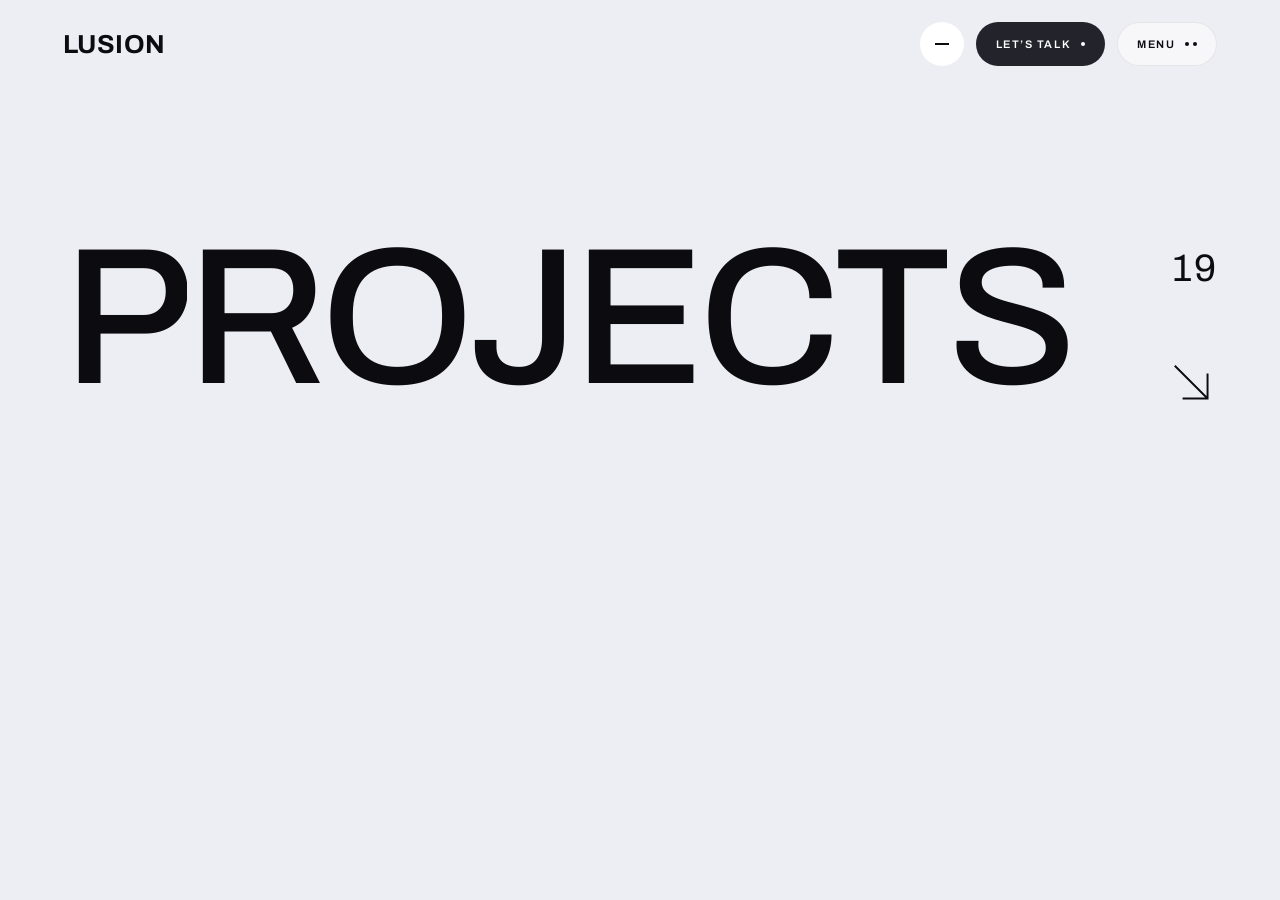
<file: index.html>
<!DOCTYPE html>
<html lang="en">
<head>
  <meta charset="UTF-8" />
  <meta name="viewport" content="width=device-width, initial-scale=1.0" />
  <title>Projects — Lusion 风格复刻（学习用途）</title>
  <meta name="description" content="Front-end study replica of the lusion.co/projects layout, built from scratch with placeholder visuals." />
  <link rel="preconnect" href="https://fonts.googleapis.com" />
  <link rel="preconnect" href="https://fonts.gstatic.com" crossorigin />
  <link href="https://fonts.googleapis.com/css2?family=Archivo:wght@400;500;600;700&display=swap" rel="stylesheet" />
  <link rel="stylesheet" href="css/style.css" />
</head>
<body>

  <!-- ======= 顶部导航（Step 1） ======= -->
  <header class="site-header">
    <a class="logo" href="#" aria-label="Home">LUSION</a>

    <div class="header-actions">
      <button class="btn-circle" type="button" aria-label="Back">
        <span class="icon-minus" aria-hidden="true"></span>
      </button>

      <a class="btn-pill btn-pill--dark" href="mailto:hello@example.com">
        <span>Let&rsquo;s talk</span>
        <span class="dot" aria-hidden="true"></span>
      </a>

      <button class="btn-pill btn-pill--light" type="button" id="menu-btn" aria-expanded="false">
        <span>Menu</span>
        <span class="dots" aria-hidden="true"><i></i><i></i></span>
      </button>
    </div>
  </header>

  <main>
    <!-- ======= PROJECTS 首屏大标题（Step 1） ======= -->
    <section class="hero">
      <h1 class="hero-title" aria-label="Projects">
        <span class="ltr-mask" style="--i:0"><span class="ltr">P</span></span>
        <span class="ltr-mask" style="--i:1"><span class="ltr">R</span></span>
        <span class="ltr-mask" style="--i:2"><span class="ltr">O</span></span>
        <span class="ltr-mask" style="--i:3"><span class="ltr">J</span></span>
        <span class="ltr-mask" style="--i:4"><span class="ltr">E</span></span>
        <span class="ltr-mask" style="--i:5"><span class="ltr">C</span></span>
        <span class="ltr-mask" style="--i:6"><span class="ltr">T</span></span>
        <span class="ltr-mask" style="--i:7"><span class="ltr">S</span></span>
      </h1>

      <div class="hero-meta">
        <span class="hero-count">19</span>
        <svg class="hero-arrow" viewBox="0 0 64 64" fill="none" aria-hidden="true">
          <path d="M10 10 L52 52 M52 20 V52 H20" stroke="currentColor" stroke-width="2.5" />
        </svg>
      </div>
    </section>

    <!-- STEP 2 占位：作品卡片网格将在下一步加入 -->
    <section class="grid-section" id="work" aria-hidden="true"></section>
  </main>

  <script src="js/main.js"></script>
</body>
</html>
</file>
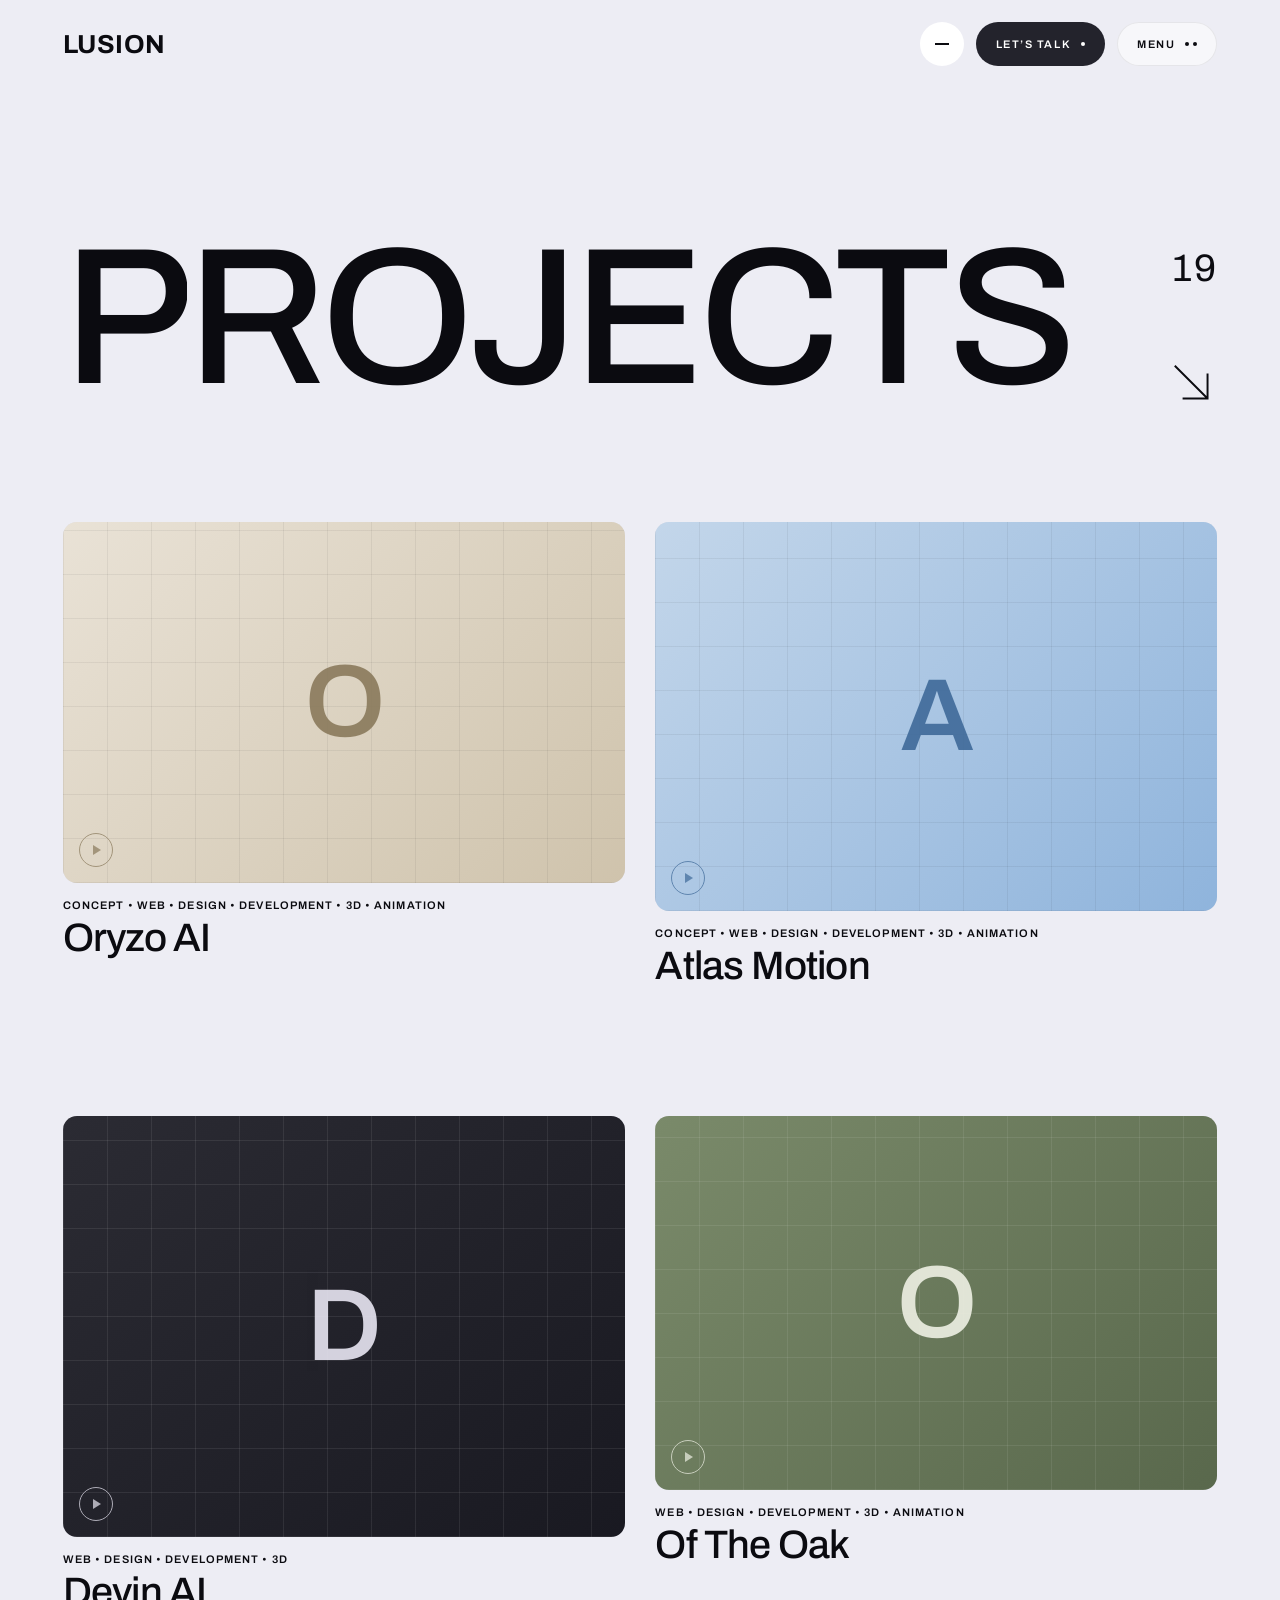
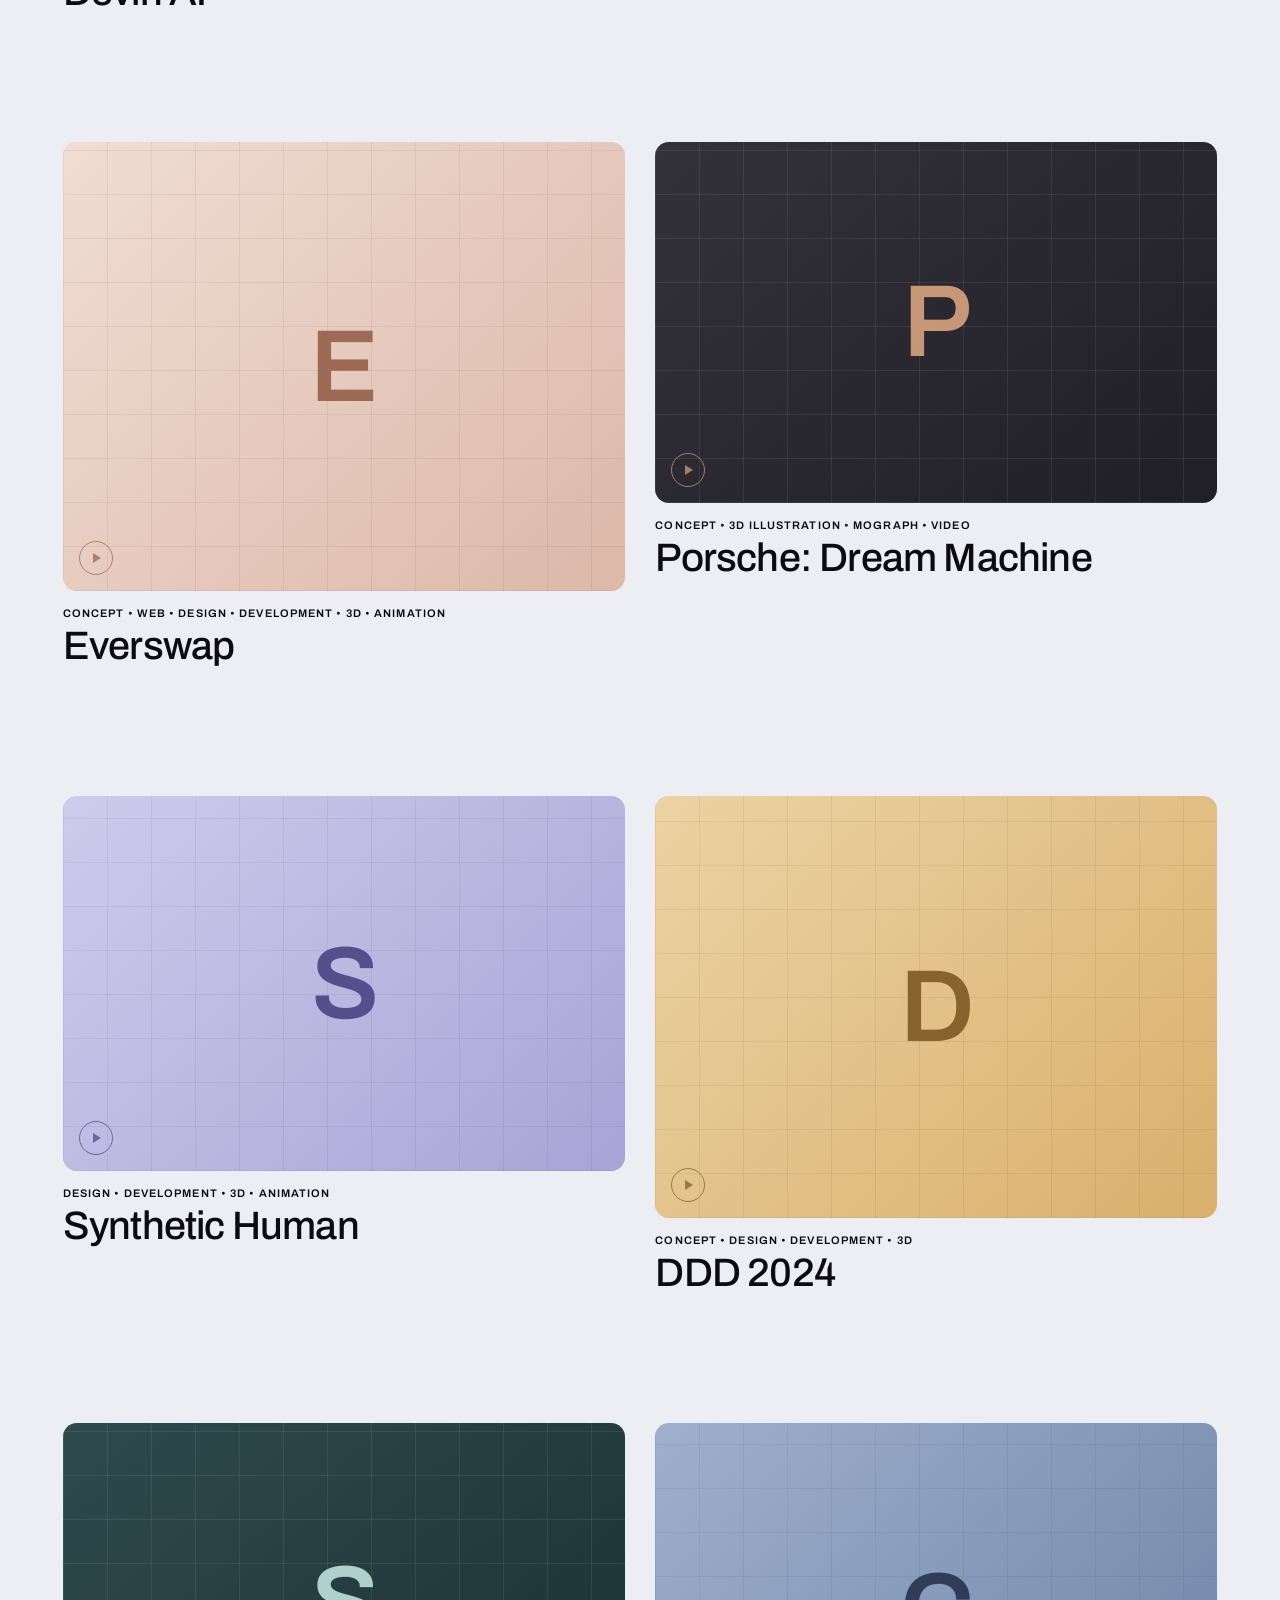
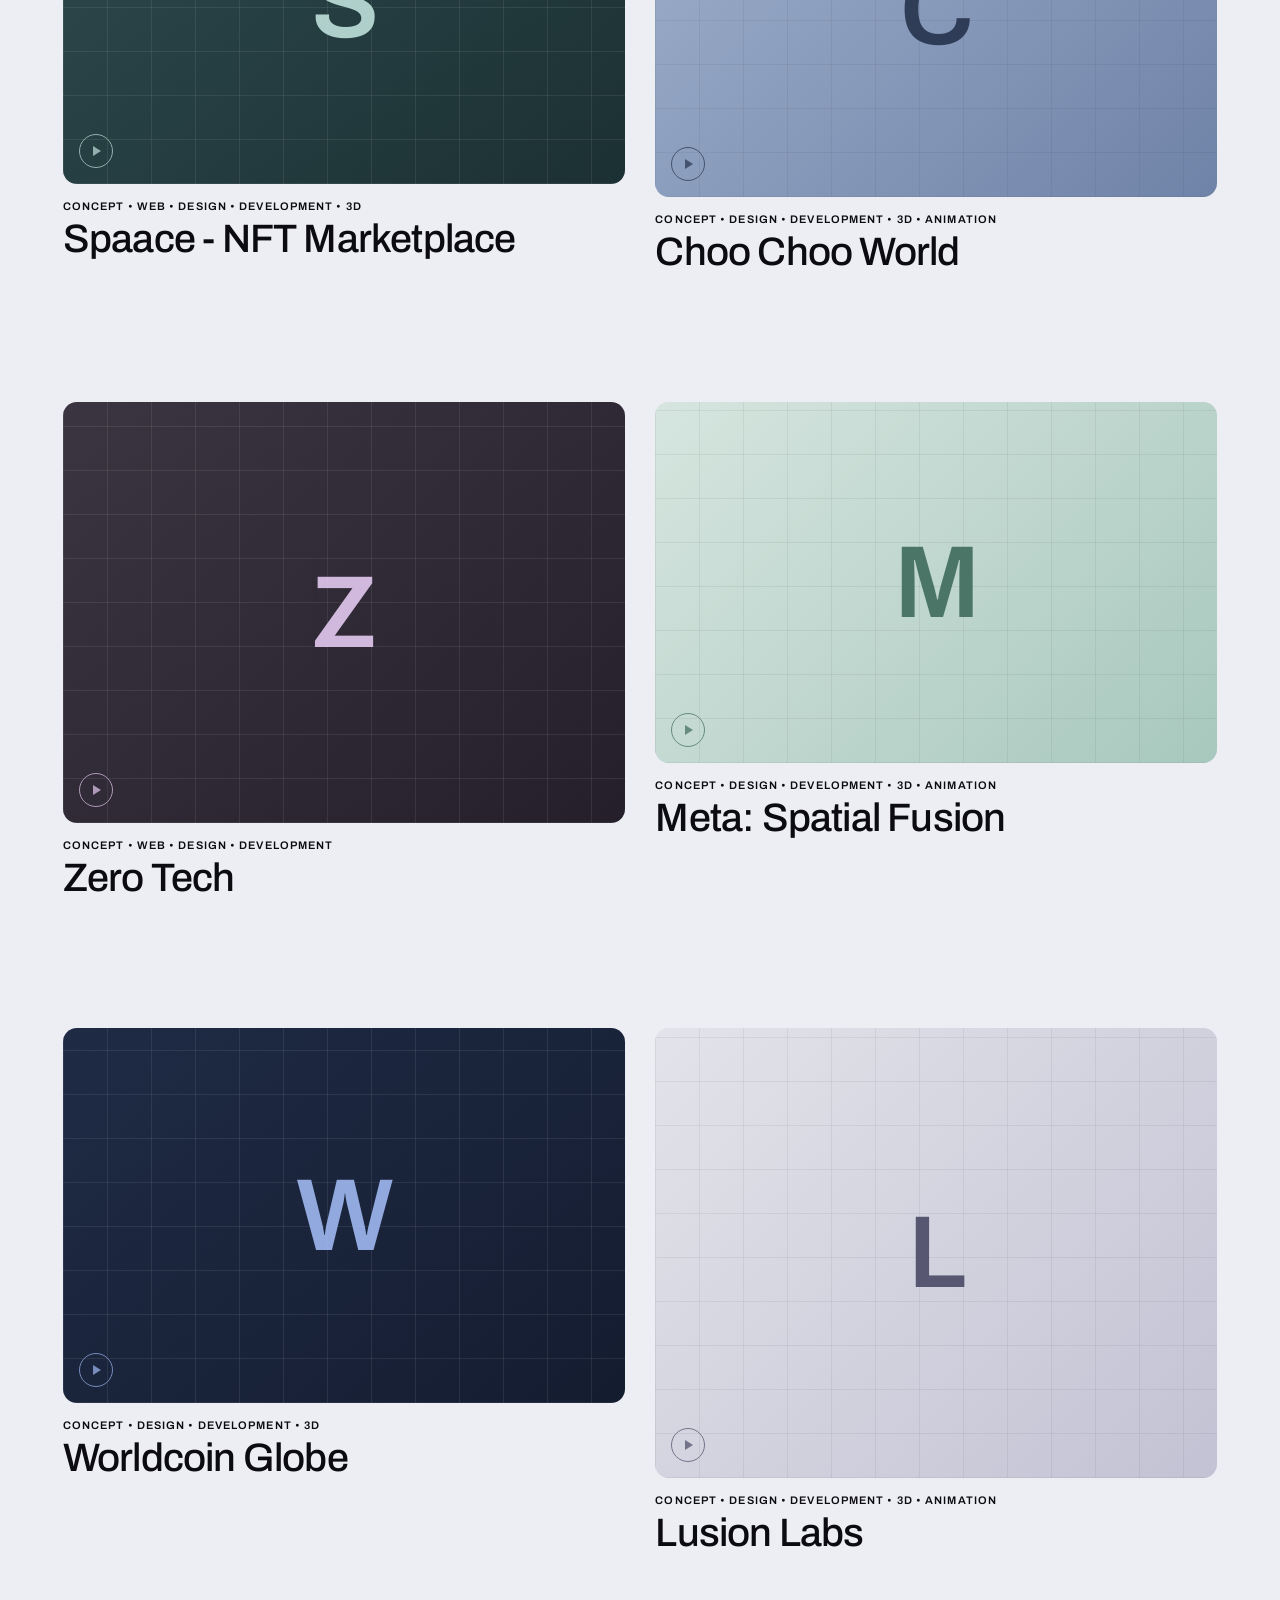
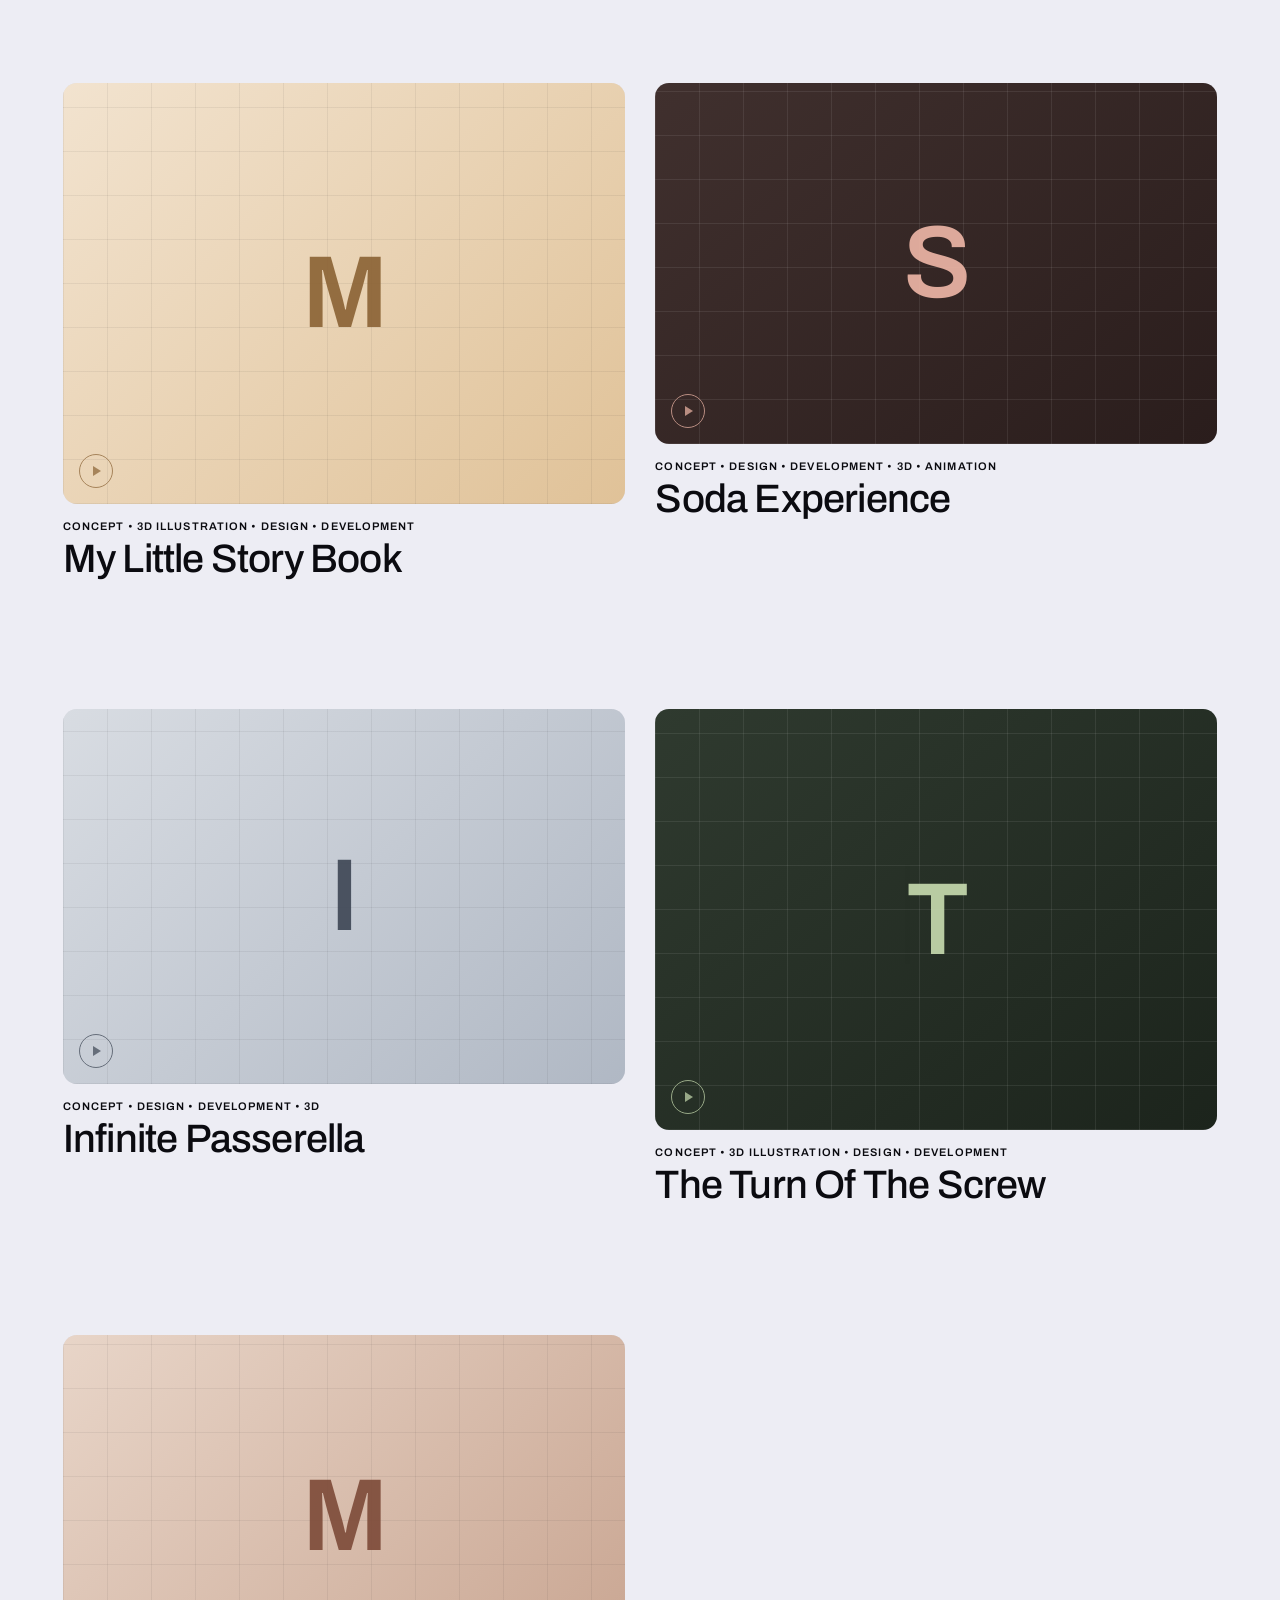
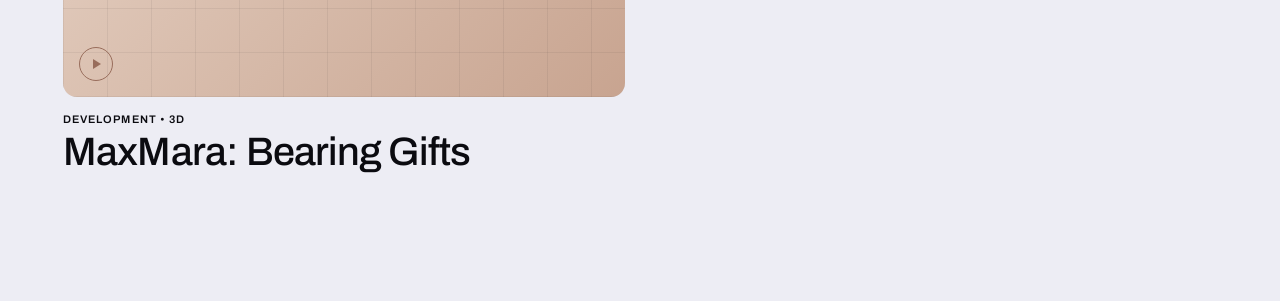
<file: versions/step-2/index.html>
<!DOCTYPE html>
<html lang="en">
<head>
  <meta charset="UTF-8" />
  <meta name="viewport" content="width=device-width, initial-scale=1.0" />
  <title>Projects — Lusion 风格复刻（学习用途）</title>
  <meta name="description" content="Front-end study replica of the lusion.co/projects layout, built from scratch with placeholder visuals." />
  <link rel="preconnect" href="https://fonts.googleapis.com" />
  <link rel="preconnect" href="https://fonts.gstatic.com" crossorigin />
  <link href="https://fonts.googleapis.com/css2?family=Archivo:wght@400;500;600;700&display=swap" rel="stylesheet" />
  <link rel="stylesheet" href="css/style.css" />
</head>
<body>

  <!-- ======= 顶部导航（Step 1） ======= -->
  <header class="site-header">
    <a class="logo" href="#" aria-label="Home">LUSION</a>

    <div class="header-actions">
      <button class="btn-circle" type="button" aria-label="Back">
        <span class="icon-minus" aria-hidden="true"></span>
      </button>

      <a class="btn-pill btn-pill--dark" href="mailto:hello@example.com">
        <span>Let&rsquo;s talk</span>
        <span class="dot" aria-hidden="true"></span>
      </a>

      <button class="btn-pill btn-pill--light" type="button" id="menu-btn" aria-expanded="false">
        <span>Menu</span>
        <span class="dots" aria-hidden="true"><i></i><i></i></span>
      </button>
    </div>
  </header>

  <main>
    <!-- ======= PROJECTS 首屏大标题（Step 1） ======= -->
    <section class="hero">
      <h1 class="hero-title" aria-label="Projects">
        <span class="ltr-mask" style="--i:0"><span class="ltr">P</span></span>
        <span class="ltr-mask" style="--i:1"><span class="ltr">R</span></span>
        <span class="ltr-mask" style="--i:2"><span class="ltr">O</span></span>
        <span class="ltr-mask" style="--i:3"><span class="ltr">J</span></span>
        <span class="ltr-mask" style="--i:4"><span class="ltr">E</span></span>
        <span class="ltr-mask" style="--i:5"><span class="ltr">C</span></span>
        <span class="ltr-mask" style="--i:6"><span class="ltr">T</span></span>
        <span class="ltr-mask" style="--i:7"><span class="ltr">S</span></span>
      </h1>

      <div class="hero-meta">
        <span class="hero-count">19</span>
        <svg class="hero-arrow" viewBox="0 0 64 64" fill="none" aria-hidden="true">
          <path d="M10 10 L52 52 M52 20 V52 H20" stroke="currentColor" stroke-width="2.5" />
        </svg>
      </div>
    </section>

    <!-- ======= 作品卡片网格（Step 2，占位视觉代替原站视频素材） ======= -->
    <section class="grid-section" id="work">
      <article class="card" style="--ratio:14/9">
        <a class="card-link" href="#oryzo-ai">
          <div class="card-media">
            <div class="ph ph--light" style="--ph-bg:linear-gradient(135deg,#e9e2d6,#cfc3ac);--ph-fg:#8a7a5c">
              <span class="ph-initial" aria-hidden="true">O</span><span class="ph-play" aria-hidden="true"></span>
            </div>
          </div>
          <p class="card-tags">Concept &bull; Web &bull; Design &bull; Development &bull; 3D &bull; Animation</p>
          <h2 class="card-title">Oryzo AI</h2>
        </a>
      </article>

      <article class="card" style="--ratio:13/9">
        <a class="card-link" href="#atlas-motion">
          <div class="card-media">
            <div class="ph ph--light" style="--ph-bg:linear-gradient(135deg,#c3d6ea,#8fb4dc);--ph-fg:#3f6a99">
              <span class="ph-initial" aria-hidden="true">A</span><span class="ph-play" aria-hidden="true"></span>
            </div>
          </div>
          <p class="card-tags">Concept &bull; Web &bull; Design &bull; Development &bull; 3D &bull; Animation</p>
          <h2 class="card-title">Atlas Motion</h2>
        </a>
      </article>

      <article class="card" style="--ratio:4/3">
        <a class="card-link" href="#devin-ai">
          <div class="card-media">
            <div class="ph ph--dark" style="--ph-bg:linear-gradient(140deg,#2b2b33,#191921);--ph-fg:#e8e6f2">
              <span class="ph-initial" aria-hidden="true">D</span><span class="ph-play" aria-hidden="true"></span>
            </div>
          </div>
          <p class="card-tags">Web &bull; Design &bull; Development &bull; 3D</p>
          <h2 class="card-title">Devin AI</h2>
        </a>
      </article>

      <article class="card" style="--ratio:3/2">
        <a class="card-link" href="#of-the-oak">
          <div class="card-media">
            <div class="ph ph--dark" style="--ph-bg:linear-gradient(135deg,#7a8a6a,#59684c);--ph-fg:#eef0e4">
              <span class="ph-initial" aria-hidden="true">O</span><span class="ph-play" aria-hidden="true"></span>
            </div>
          </div>
          <p class="card-tags">Web &bull; Design &bull; Development &bull; 3D &bull; Animation</p>
          <h2 class="card-title">Of The Oak</h2>
        </a>
      </article>

      <article class="card" style="--ratio:5/4">
        <a class="card-link" href="#everswap">
          <div class="card-media">
            <div class="ph ph--light" style="--ph-bg:linear-gradient(135deg,#f0ddd4,#dcb8a8);--ph-fg:#96604a">
              <span class="ph-initial" aria-hidden="true">E</span><span class="ph-play" aria-hidden="true"></span>
            </div>
          </div>
          <p class="card-tags">Concept &bull; Web &bull; Design &bull; Development &bull; 3D &bull; Animation</p>
          <h2 class="card-title">Everswap</h2>
        </a>
      </article>

      <article class="card" style="--ratio:14/9">
        <a class="card-link" href="#porsche-dream-machine">
          <div class="card-media">
            <div class="ph ph--dark" style="--ph-bg:linear-gradient(140deg,#33313a,#201f26);--ph-fg:#d8a47f">
              <span class="ph-initial" aria-hidden="true">P</span><span class="ph-play" aria-hidden="true"></span>
            </div>
          </div>
          <p class="card-tags">Concept &bull; 3D Illustration &bull; Mograph &bull; Video</p>
          <h2 class="card-title">Porsche: Dream Machine</h2>
        </a>
      </article>

      <article class="card" style="--ratio:3/2">
        <a class="card-link" href="#synthetic-human">
          <div class="card-media">
            <div class="ph ph--light" style="--ph-bg:linear-gradient(135deg,#cfcbec,#a9a3d6);--ph-fg:#4b4483">
              <span class="ph-initial" aria-hidden="true">S</span><span class="ph-play" aria-hidden="true"></span>
            </div>
          </div>
          <p class="card-tags">Design &bull; Development &bull; 3D &bull; Animation</p>
          <h2 class="card-title">Synthetic Human</h2>
        </a>
      </article>

      <article class="card" style="--ratio:4/3">
        <a class="card-link" href="#ddd-2024">
          <div class="card-media">
            <div class="ph ph--light" style="--ph-bg:linear-gradient(135deg,#ecd3a4,#d9b06c);--ph-fg:#7d5a22">
              <span class="ph-initial" aria-hidden="true">D</span><span class="ph-play" aria-hidden="true"></span>
            </div>
          </div>
          <p class="card-tags">Concept &bull; Design &bull; Development &bull; 3D</p>
          <h2 class="card-title">DDD 2024</h2>
        </a>
      </article>

      <article class="card" style="--ratio:14/9">
        <a class="card-link" href="#spaace">
          <div class="card-media">
            <div class="ph ph--dark" style="--ph-bg:linear-gradient(140deg,#2e4a4e,#1b3033);--ph-fg:#bfe0da">
              <span class="ph-initial" aria-hidden="true">S</span><span class="ph-play" aria-hidden="true"></span>
            </div>
          </div>
          <p class="card-tags">Concept &bull; Web &bull; Design &bull; Development &bull; 3D</p>
          <h2 class="card-title">Spaace - NFT Marketplace</h2>
        </a>
      </article>

      <article class="card" style="--ratio:3/2">
        <a class="card-link" href="#choo-choo-world">
          <div class="card-media">
            <div class="ph ph--light" style="--ph-bg:linear-gradient(135deg,#9fb0cc,#6f83a8);--ph-fg:#26334d">
              <span class="ph-initial" aria-hidden="true">C</span><span class="ph-play" aria-hidden="true"></span>
            </div>
          </div>
          <p class="card-tags">Concept &bull; Design &bull; Development &bull; 3D &bull; Animation</p>
          <h2 class="card-title">Choo Choo World</h2>
        </a>
      </article>

      <article class="card" style="--ratio:4/3">
        <a class="card-link" href="#zero-tech">
          <div class="card-media">
            <div class="ph ph--dark" style="--ph-bg:linear-gradient(140deg,#3a3540,#241f2b);--ph-fg:#e3c8f0">
              <span class="ph-initial" aria-hidden="true">Z</span><span class="ph-play" aria-hidden="true"></span>
            </div>
          </div>
          <p class="card-tags">Concept &bull; Web &bull; Design &bull; Development</p>
          <h2 class="card-title">Zero Tech</h2>
        </a>
      </article>

      <article class="card" style="--ratio:14/9">
        <a class="card-link" href="#meta-spatial-fusion">
          <div class="card-media">
            <div class="ph ph--light" style="--ph-bg:linear-gradient(135deg,#d6e5df,#a8c8bd);--ph-fg:#3f6b5c">
              <span class="ph-initial" aria-hidden="true">M</span><span class="ph-play" aria-hidden="true"></span>
            </div>
          </div>
          <p class="card-tags">Concept &bull; Design &bull; Development &bull; 3D &bull; Animation</p>
          <h2 class="card-title">Meta: Spatial Fusion</h2>
        </a>
      </article>

      <article class="card" style="--ratio:3/2">
        <a class="card-link" href="#worldcoin-globe">
          <div class="card-media">
            <div class="ph ph--dark" style="--ph-bg:linear-gradient(140deg,#1f2b45,#141c30);--ph-fg:#9fb8f0">
              <span class="ph-initial" aria-hidden="true">W</span><span class="ph-play" aria-hidden="true"></span>
            </div>
          </div>
          <p class="card-tags">Concept &bull; Design &bull; Development &bull; 3D</p>
          <h2 class="card-title">Worldcoin Globe</h2>
        </a>
      </article>

      <article class="card" style="--ratio:5/4">
        <a class="card-link" href="#lusion-labs">
          <div class="card-media">
            <div class="ph ph--light" style="--ph-bg:linear-gradient(135deg,#e3e3ea,#c2c2d4);--ph-fg:#4a4a66">
              <span class="ph-initial" aria-hidden="true">L</span><span class="ph-play" aria-hidden="true"></span>
            </div>
          </div>
          <p class="card-tags">Concept &bull; Design &bull; Development &bull; 3D &bull; Animation</p>
          <h2 class="card-title">Lusion Labs</h2>
        </a>
      </article>

      <article class="card" style="--ratio:4/3">
        <a class="card-link" href="#my-little-story-book">
          <div class="card-media">
            <div class="ph ph--light" style="--ph-bg:linear-gradient(135deg,#f2e3cf,#e0c298);--ph-fg:#8a6234">
              <span class="ph-initial" aria-hidden="true">M</span><span class="ph-play" aria-hidden="true"></span>
            </div>
          </div>
          <p class="card-tags">Concept &bull; 3D Illustration &bull; Design &bull; Development</p>
          <h2 class="card-title">My Little Story Book</h2>
        </a>
      </article>

      <article class="card" style="--ratio:14/9">
        <a class="card-link" href="#soda-experience">
          <div class="card-media">
            <div class="ph ph--dark" style="--ph-bg:linear-gradient(140deg,#40302e,#2a1d1c);--ph-fg:#f0b8a8">
              <span class="ph-initial" aria-hidden="true">S</span><span class="ph-play" aria-hidden="true"></span>
            </div>
          </div>
          <p class="card-tags">Concept &bull; Design &bull; Development &bull; 3D &bull; Animation</p>
          <h2 class="card-title">Soda Experience</h2>
        </a>
      </article>

      <article class="card" style="--ratio:3/2">
        <a class="card-link" href="#infinite-passerella">
          <div class="card-media">
            <div class="ph ph--light" style="--ph-bg:linear-gradient(135deg,#d8dce2,#b0b8c4);--ph-fg:#3d4654">
              <span class="ph-initial" aria-hidden="true">I</span><span class="ph-play" aria-hidden="true"></span>
            </div>
          </div>
          <p class="card-tags">Concept &bull; Design &bull; Development &bull; 3D</p>
          <h2 class="card-title">Infinite Passerella</h2>
        </a>
      </article>

      <article class="card" style="--ratio:4/3">
        <a class="card-link" href="#the-turn-of-the-screw">
          <div class="card-media">
            <div class="ph ph--dark" style="--ph-bg:linear-gradient(140deg,#2f3a2f,#1c241c);--ph-fg:#c8dcb0">
              <span class="ph-initial" aria-hidden="true">T</span><span class="ph-play" aria-hidden="true"></span>
            </div>
          </div>
          <p class="card-tags">Concept &bull; 3D Illustration &bull; Design &bull; Development</p>
          <h2 class="card-title">The Turn Of The Screw</h2>
        </a>
      </article>

      <article class="card" style="--ratio:14/9">
        <a class="card-link" href="#maxmara-bearing-gifts">
          <div class="card-media">
            <div class="ph ph--light" style="--ph-bg:linear-gradient(135deg,#e8d5c8,#c8a490);--ph-fg:#7d4a38">
              <span class="ph-initial" aria-hidden="true">M</span><span class="ph-play" aria-hidden="true"></span>
            </div>
          </div>
          <p class="card-tags">Development &bull; 3D</p>
          <h2 class="card-title">MaxMara: Bearing Gifts</h2>
        </a>
      </article>
    </section>
  </main>

  <script src="js/main.js"></script>
</body>
</html>
</file>
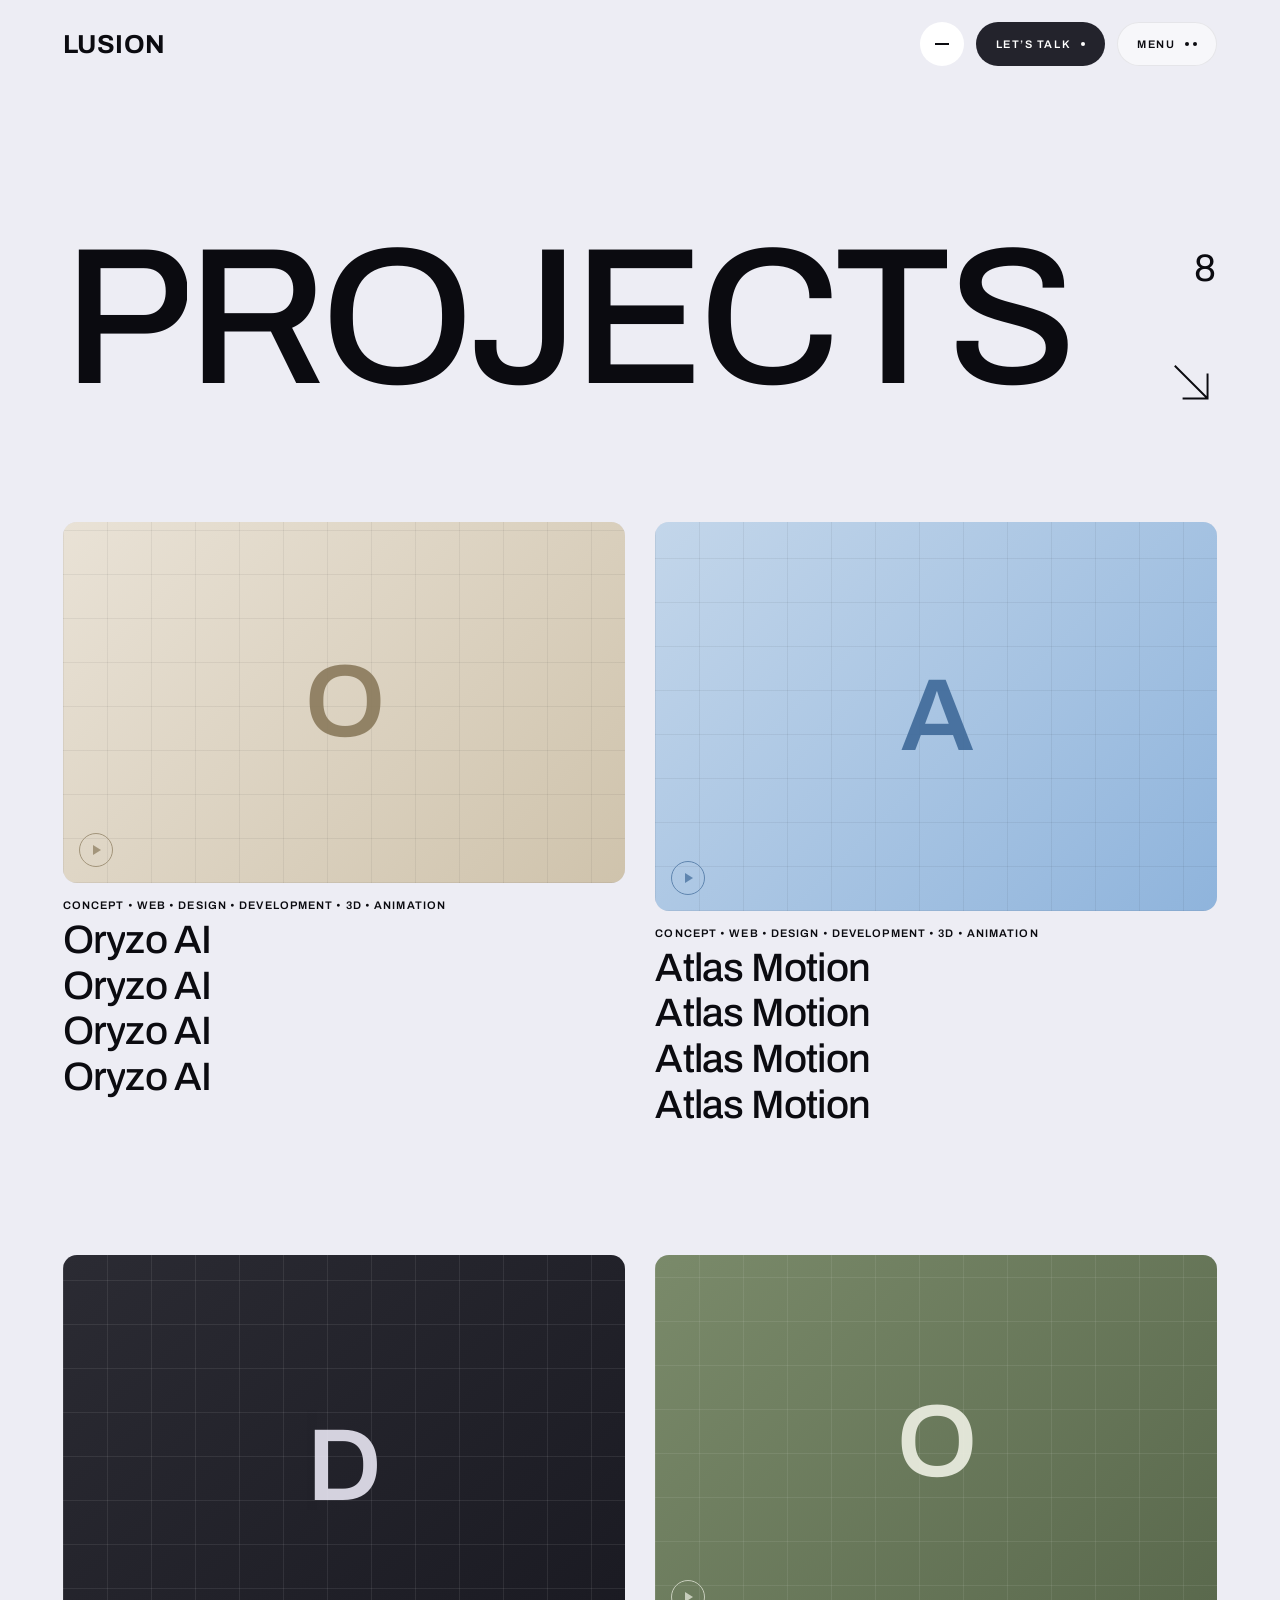
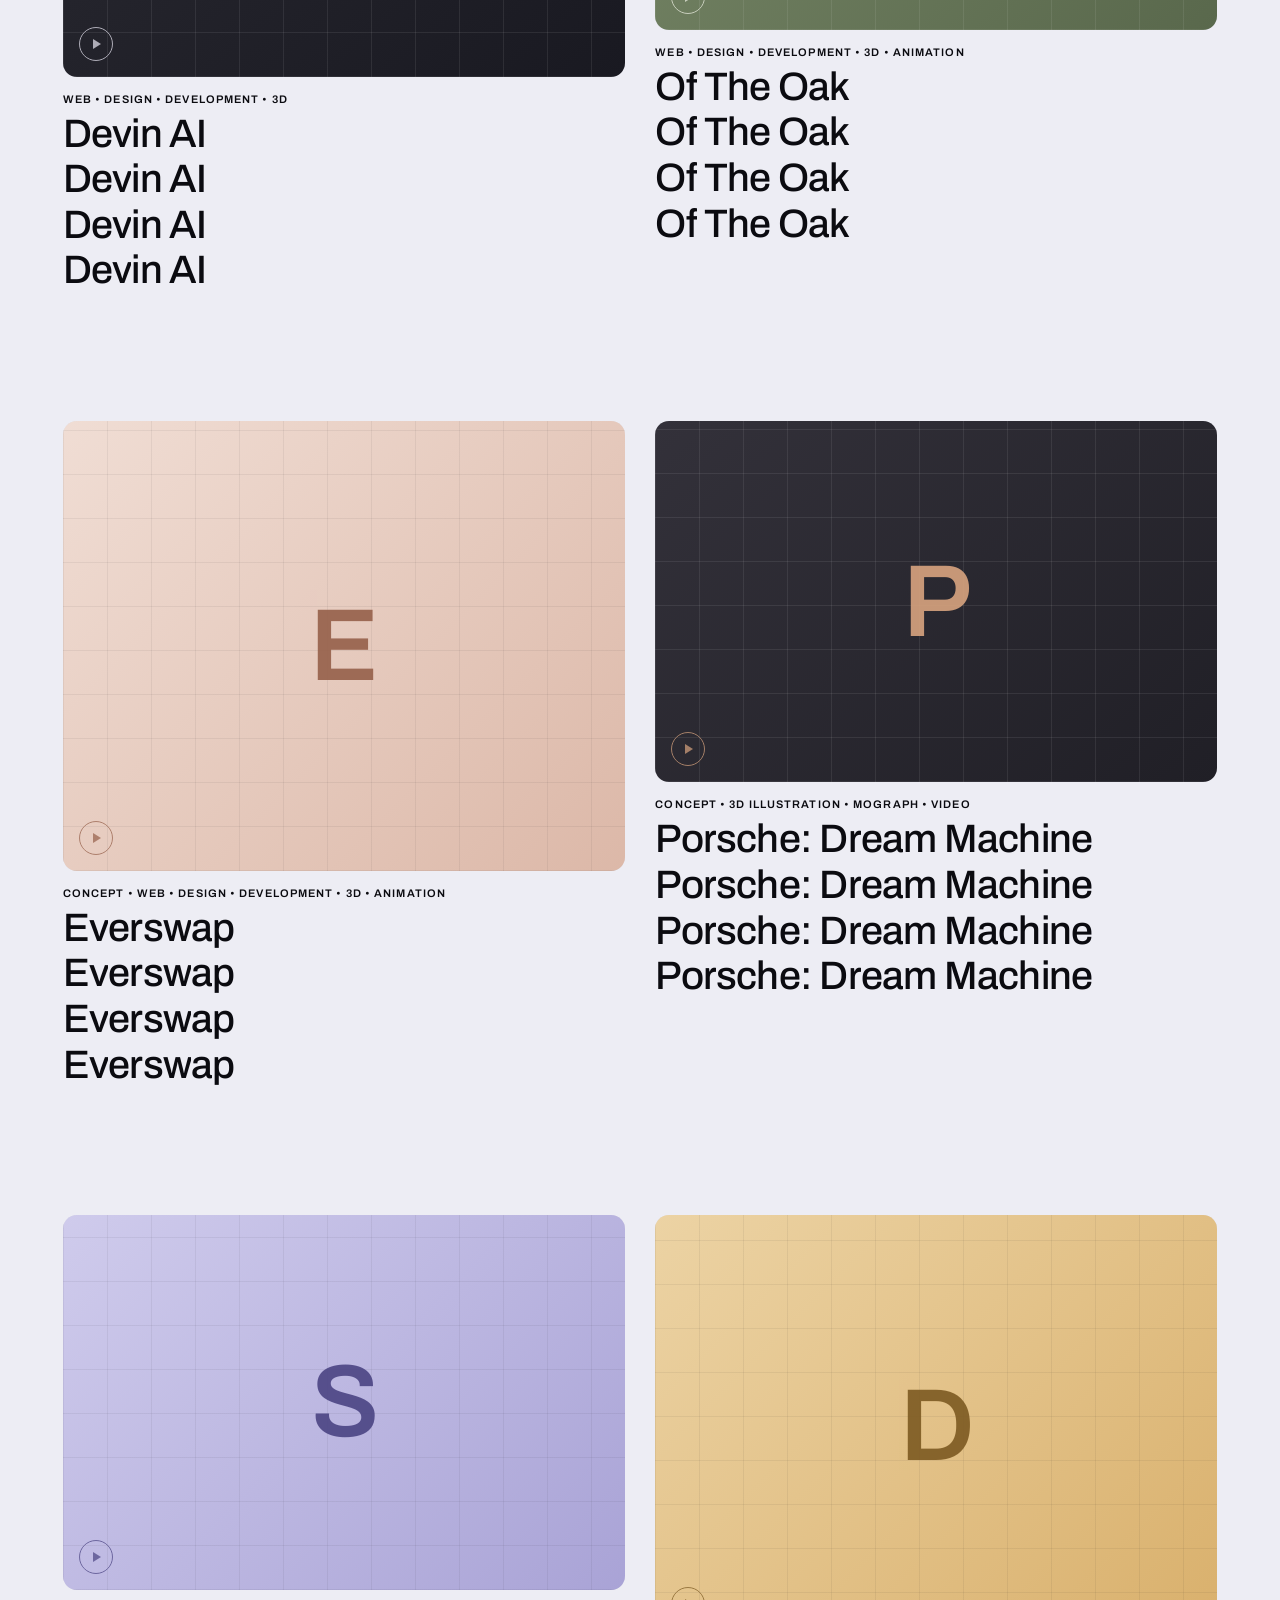
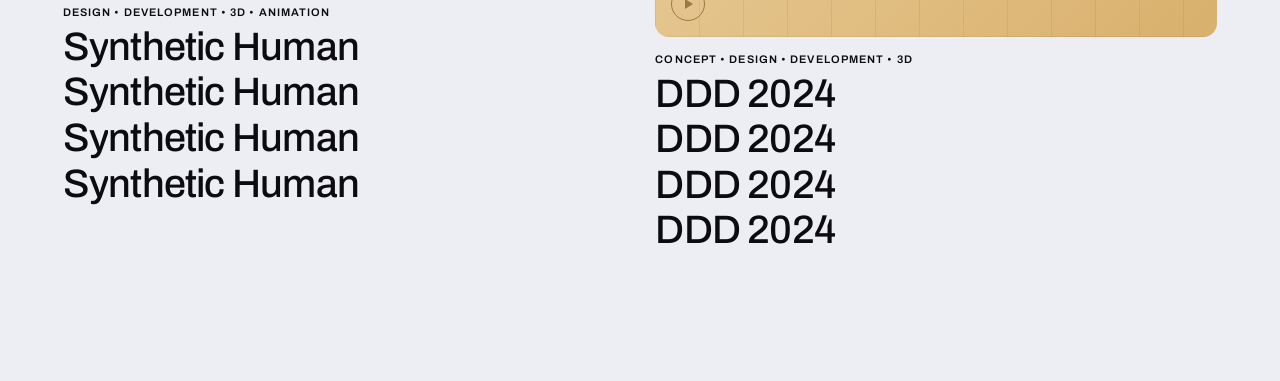
<file: versions/step-3/index.html>
<!DOCTYPE html>
<html lang="en">
<head>
  <meta charset="UTF-8" />
  <meta name="viewport" content="width=device-width, initial-scale=1.0" />
  <title>Projects — Lusion 风格复刻（学习用途）</title>
  <meta name="description" content="Front-end study replica of the lusion.co/projects layout, built from scratch with placeholder visuals." />
  <link rel="preconnect" href="https://fonts.googleapis.com" />
  <link rel="preconnect" href="https://fonts.gstatic.com" crossorigin />
  <link href="https://fonts.googleapis.com/css2?family=Archivo:wght@400;500;600;700&display=swap" rel="stylesheet" />
  <link rel="stylesheet" href="css/style.css" />
</head>
<body>

  <!-- ======= 顶部导航（Step 1） ======= -->
  <header class="site-header">
    <a class="logo" href="#" aria-label="Home">LUSION</a>

    <div class="header-actions">
      <button class="btn-circle" type="button" aria-label="Back">
        <span class="icon-minus" aria-hidden="true"></span>
      </button>

      <a class="btn-pill btn-pill--dark" href="mailto:hello@example.com">
        <span>Let&rsquo;s talk</span>
        <span class="dot" aria-hidden="true"></span>
      </a>

      <button class="btn-pill btn-pill--light" type="button" id="menu-btn" aria-expanded="false">
        <span>Menu</span>
        <span class="dots" aria-hidden="true"><i></i><i></i></span>
      </button>
    </div>
  </header>

  <main>
    <!-- ======= PROJECTS 首屏大标题（Step 1） ======= -->
    <section class="hero">
      <h1 class="hero-title" aria-label="Projects">
        <span class="ltr-mask" style="--i:0"><span class="ltr">P</span></span>
        <span class="ltr-mask" style="--i:1"><span class="ltr">R</span></span>
        <span class="ltr-mask" style="--i:2"><span class="ltr">O</span></span>
        <span class="ltr-mask" style="--i:3"><span class="ltr">J</span></span>
        <span class="ltr-mask" style="--i:4"><span class="ltr">E</span></span>
        <span class="ltr-mask" style="--i:5"><span class="ltr">C</span></span>
        <span class="ltr-mask" style="--i:6"><span class="ltr">T</span></span>
        <span class="ltr-mask" style="--i:7"><span class="ltr">S</span></span>
      </h1>

      <div class="hero-meta">
        <span class="hero-count">8</span>
        <svg class="hero-arrow" viewBox="0 0 64 64" fill="none" aria-hidden="true">
          <path d="M10 10 L52 52 M52 20 V52 H20" stroke="currentColor" stroke-width="2.5" />
        </svg>
      </div>
    </section>

    <!-- ======= 作品卡片网格（Step 2，占位视觉代替原站视频素材） ======= -->
    <section class="grid-section" id="work">
      <article class="card" style="--ratio:14/9">
        <a class="card-link" href="#oryzo-ai">
          <div class="card-media">
            <div class="ph ph--light" style="--ph-bg:linear-gradient(135deg,#e9e2d6,#cfc3ac);--ph-fg:#8a7a5c">
              <span class="ph-initial" aria-hidden="true">O</span><span class="ph-play" aria-hidden="true"></span>
            </div>
          </div>
          <p class="card-tags">Concept &bull; Web &bull; Design &bull; Development &bull; 3D &bull; Animation</p>
          <h2 class="card-title">Oryzo AI</h2>
        </a>
      </article>

      <article class="card" style="--ratio:13/9">
        <a class="card-link" href="#atlas-motion">
          <div class="card-media">
            <div class="ph ph--light" style="--ph-bg:linear-gradient(135deg,#c3d6ea,#8fb4dc);--ph-fg:#3f6a99">
              <span class="ph-initial" aria-hidden="true">A</span><span class="ph-play" aria-hidden="true"></span>
            </div>
          </div>
          <p class="card-tags">Concept &bull; Web &bull; Design &bull; Development &bull; 3D &bull; Animation</p>
          <h2 class="card-title">Atlas Motion</h2>
        </a>
      </article>

      <article class="card" style="--ratio:4/3">
        <a class="card-link" href="#devin-ai">
          <div class="card-media">
            <div class="ph ph--dark" style="--ph-bg:linear-gradient(140deg,#2b2b33,#191921);--ph-fg:#e8e6f2">
              <span class="ph-initial" aria-hidden="true">D</span><span class="ph-play" aria-hidden="true"></span>
            </div>
          </div>
          <p class="card-tags">Web &bull; Design &bull; Development &bull; 3D</p>
          <h2 class="card-title">Devin AI</h2>
        </a>
      </article>

      <article class="card" style="--ratio:3/2">
        <a class="card-link" href="#of-the-oak">
          <div class="card-media">
            <div class="ph ph--dark" style="--ph-bg:linear-gradient(135deg,#7a8a6a,#59684c);--ph-fg:#eef0e4">
              <span class="ph-initial" aria-hidden="true">O</span><span class="ph-play" aria-hidden="true"></span>
            </div>
          </div>
          <p class="card-tags">Web &bull; Design &bull; Development &bull; 3D &bull; Animation</p>
          <h2 class="card-title">Of The Oak</h2>
        </a>
      </article>

      <article class="card" style="--ratio:5/4">
        <a class="card-link" href="#everswap">
          <div class="card-media">
            <div class="ph ph--light" style="--ph-bg:linear-gradient(135deg,#f0ddd4,#dcb8a8);--ph-fg:#96604a">
              <span class="ph-initial" aria-hidden="true">E</span><span class="ph-play" aria-hidden="true"></span>
            </div>
          </div>
          <p class="card-tags">Concept &bull; Web &bull; Design &bull; Development &bull; 3D &bull; Animation</p>
          <h2 class="card-title">Everswap</h2>
        </a>
      </article>

      <article class="card" style="--ratio:14/9">
        <a class="card-link" href="#porsche-dream-machine">
          <div class="card-media">
            <div class="ph ph--dark" style="--ph-bg:linear-gradient(140deg,#33313a,#201f26);--ph-fg:#d8a47f">
              <span class="ph-initial" aria-hidden="true">P</span><span class="ph-play" aria-hidden="true"></span>
            </div>
          </div>
          <p class="card-tags">Concept &bull; 3D Illustration &bull; Mograph &bull; Video</p>
          <h2 class="card-title">Porsche: Dream Machine</h2>
        </a>
      </article>

      <article class="card" style="--ratio:3/2">
        <a class="card-link" href="#synthetic-human">
          <div class="card-media">
            <div class="ph ph--light" style="--ph-bg:linear-gradient(135deg,#cfcbec,#a9a3d6);--ph-fg:#4b4483">
              <span class="ph-initial" aria-hidden="true">S</span><span class="ph-play" aria-hidden="true"></span>
            </div>
          </div>
          <p class="card-tags">Design &bull; Development &bull; 3D &bull; Animation</p>
          <h2 class="card-title">Synthetic Human</h2>
        </a>
      </article>

      <article class="card" style="--ratio:4/3">
        <a class="card-link" href="#ddd-2024">
          <div class="card-media">
            <div class="ph ph--light" style="--ph-bg:linear-gradient(135deg,#ecd3a4,#d9b06c);--ph-fg:#7d5a22">
              <span class="ph-initial" aria-hidden="true">D</span><span class="ph-play" aria-hidden="true"></span>
            </div>
          </div>
          <p class="card-tags">Concept &bull; Design &bull; Development &bull; 3D</p>
          <h2 class="card-title">DDD 2024</h2>
        </a>
      </article>
    </section>
  </main>

  <script src="js/main.js"></script>
</body>
</html>
</file>
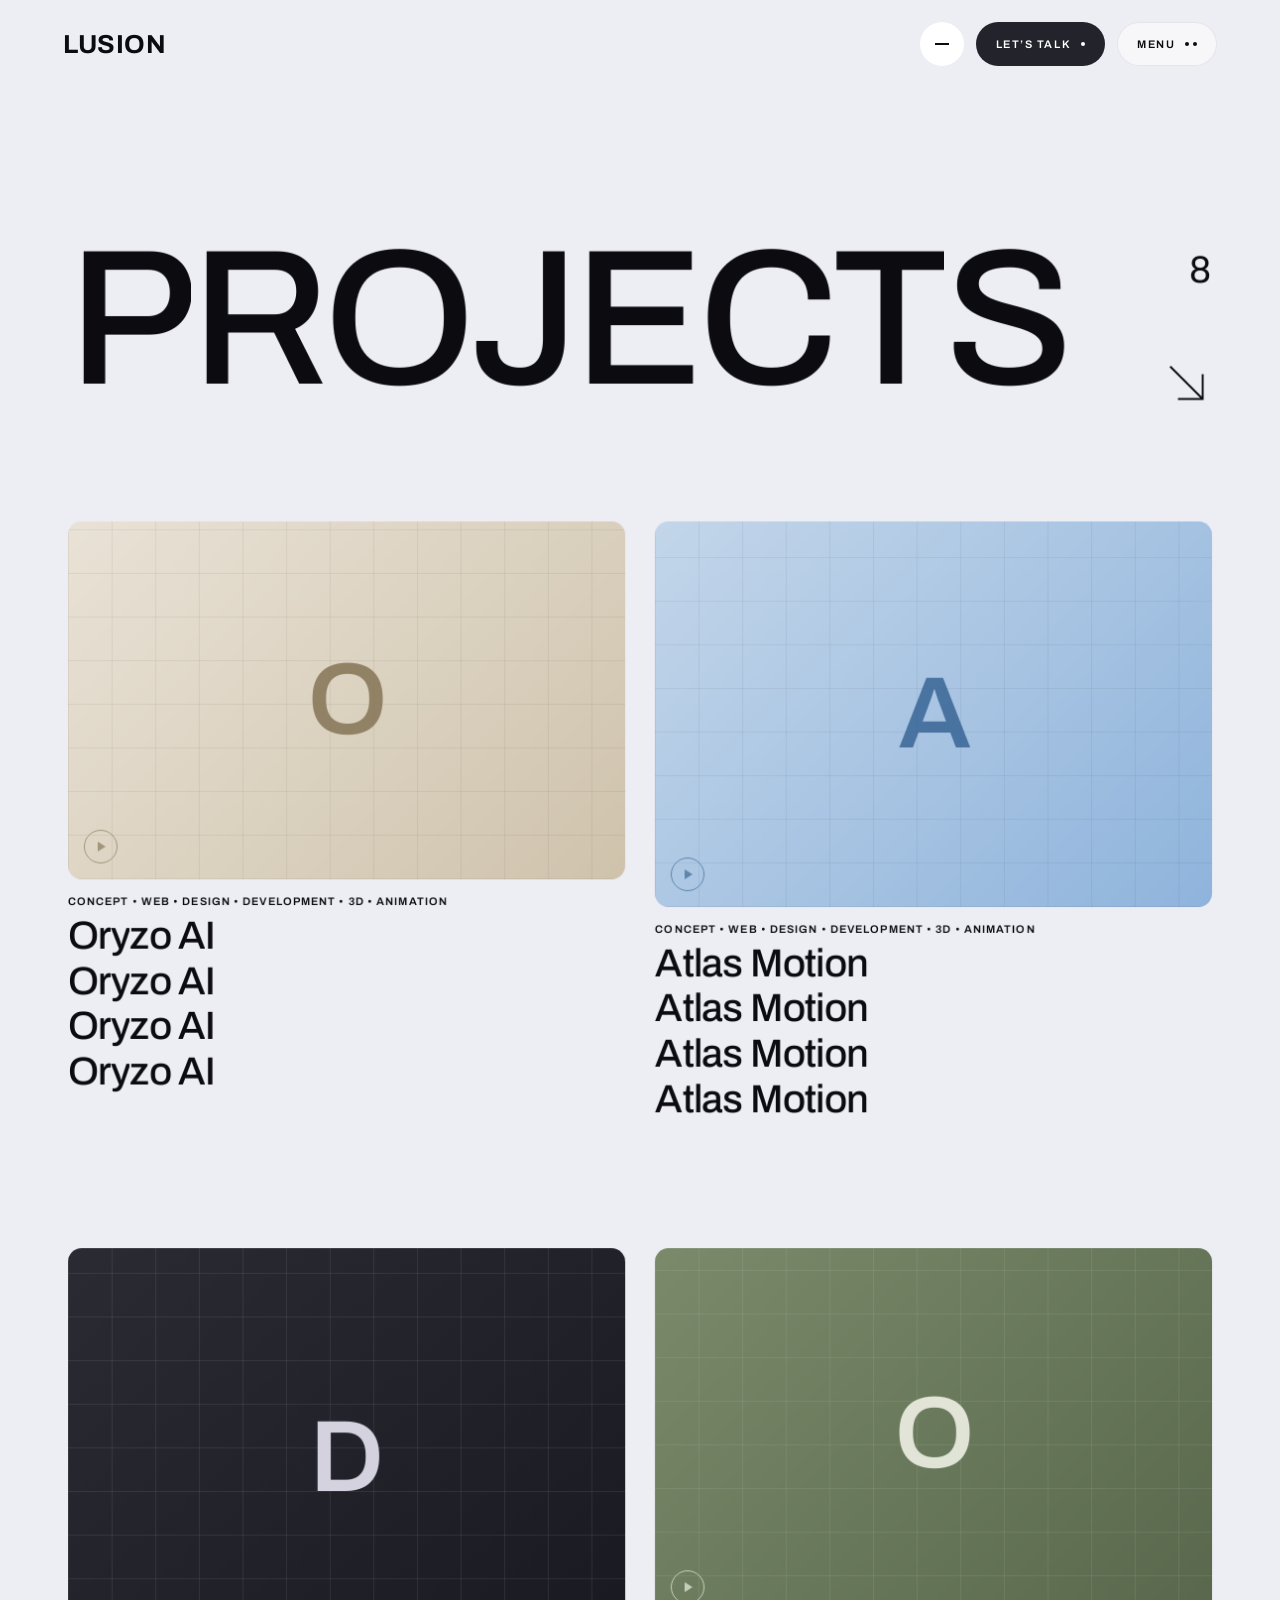
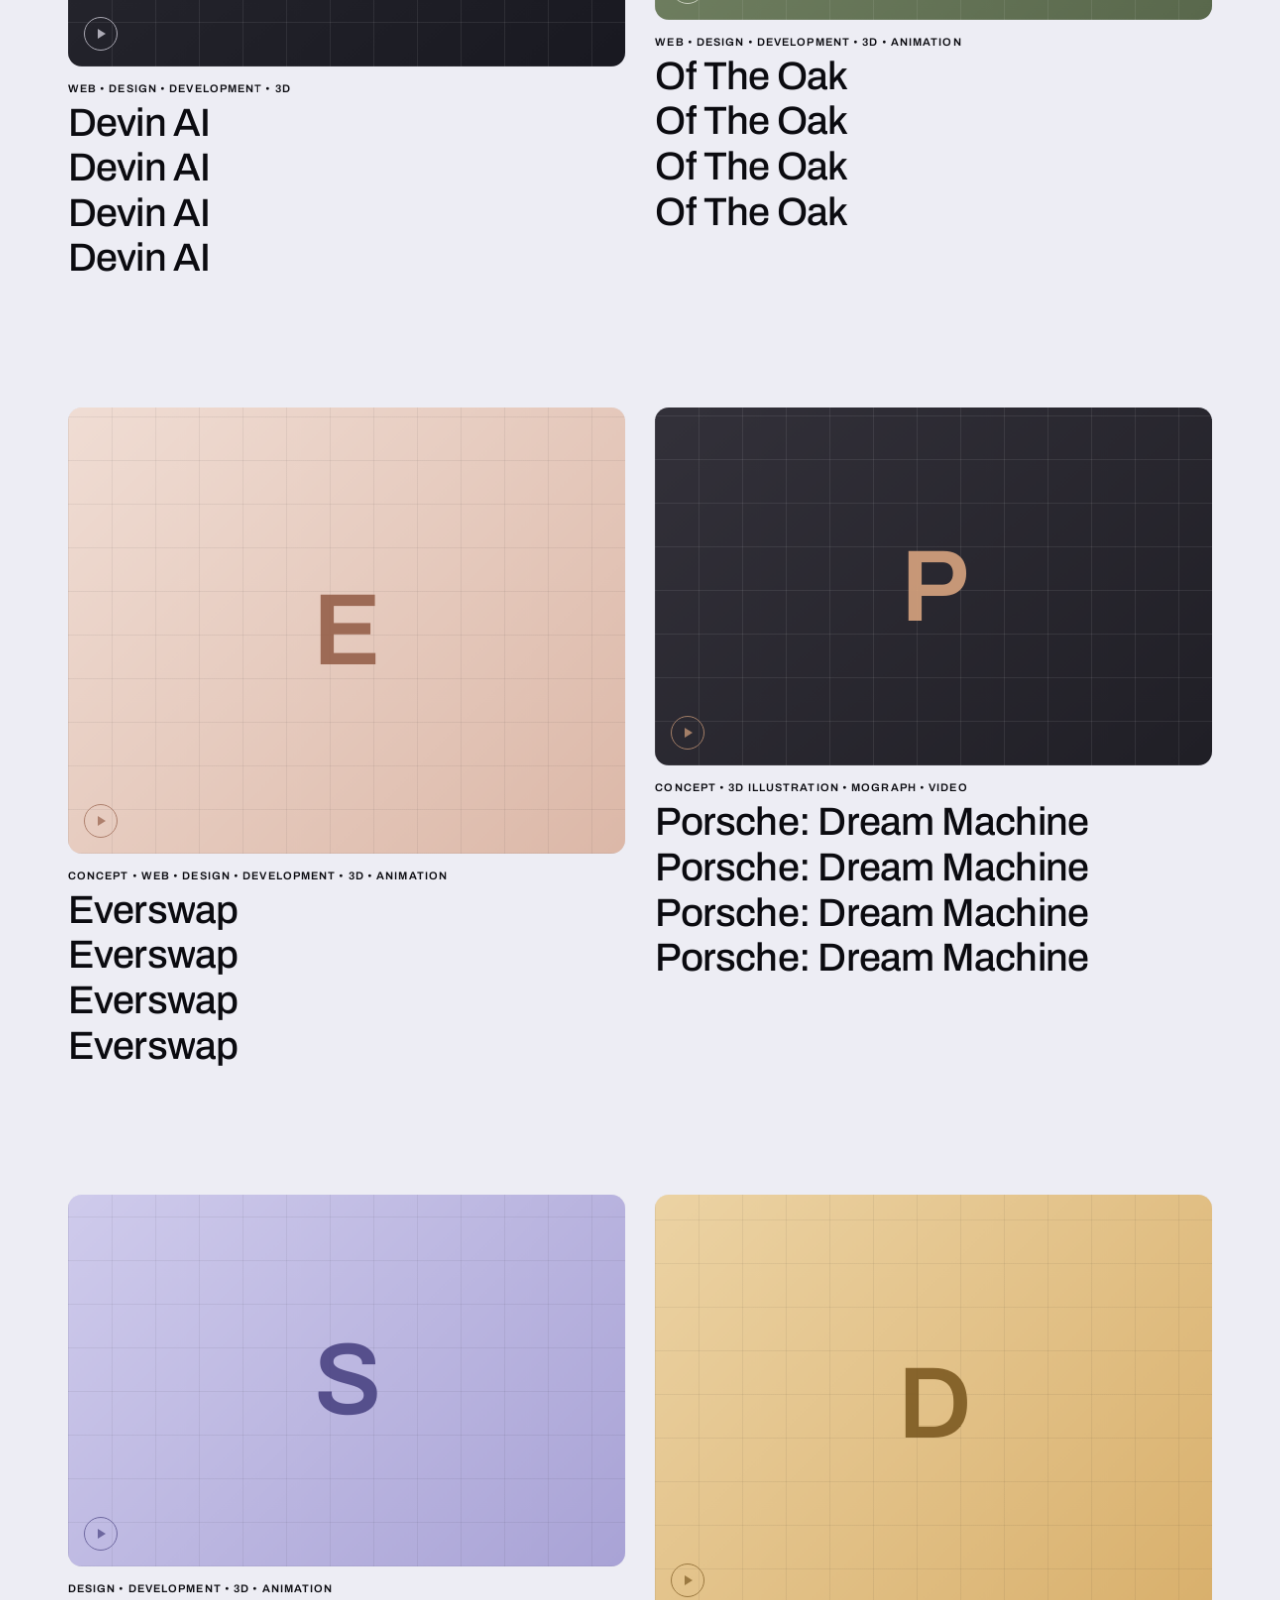
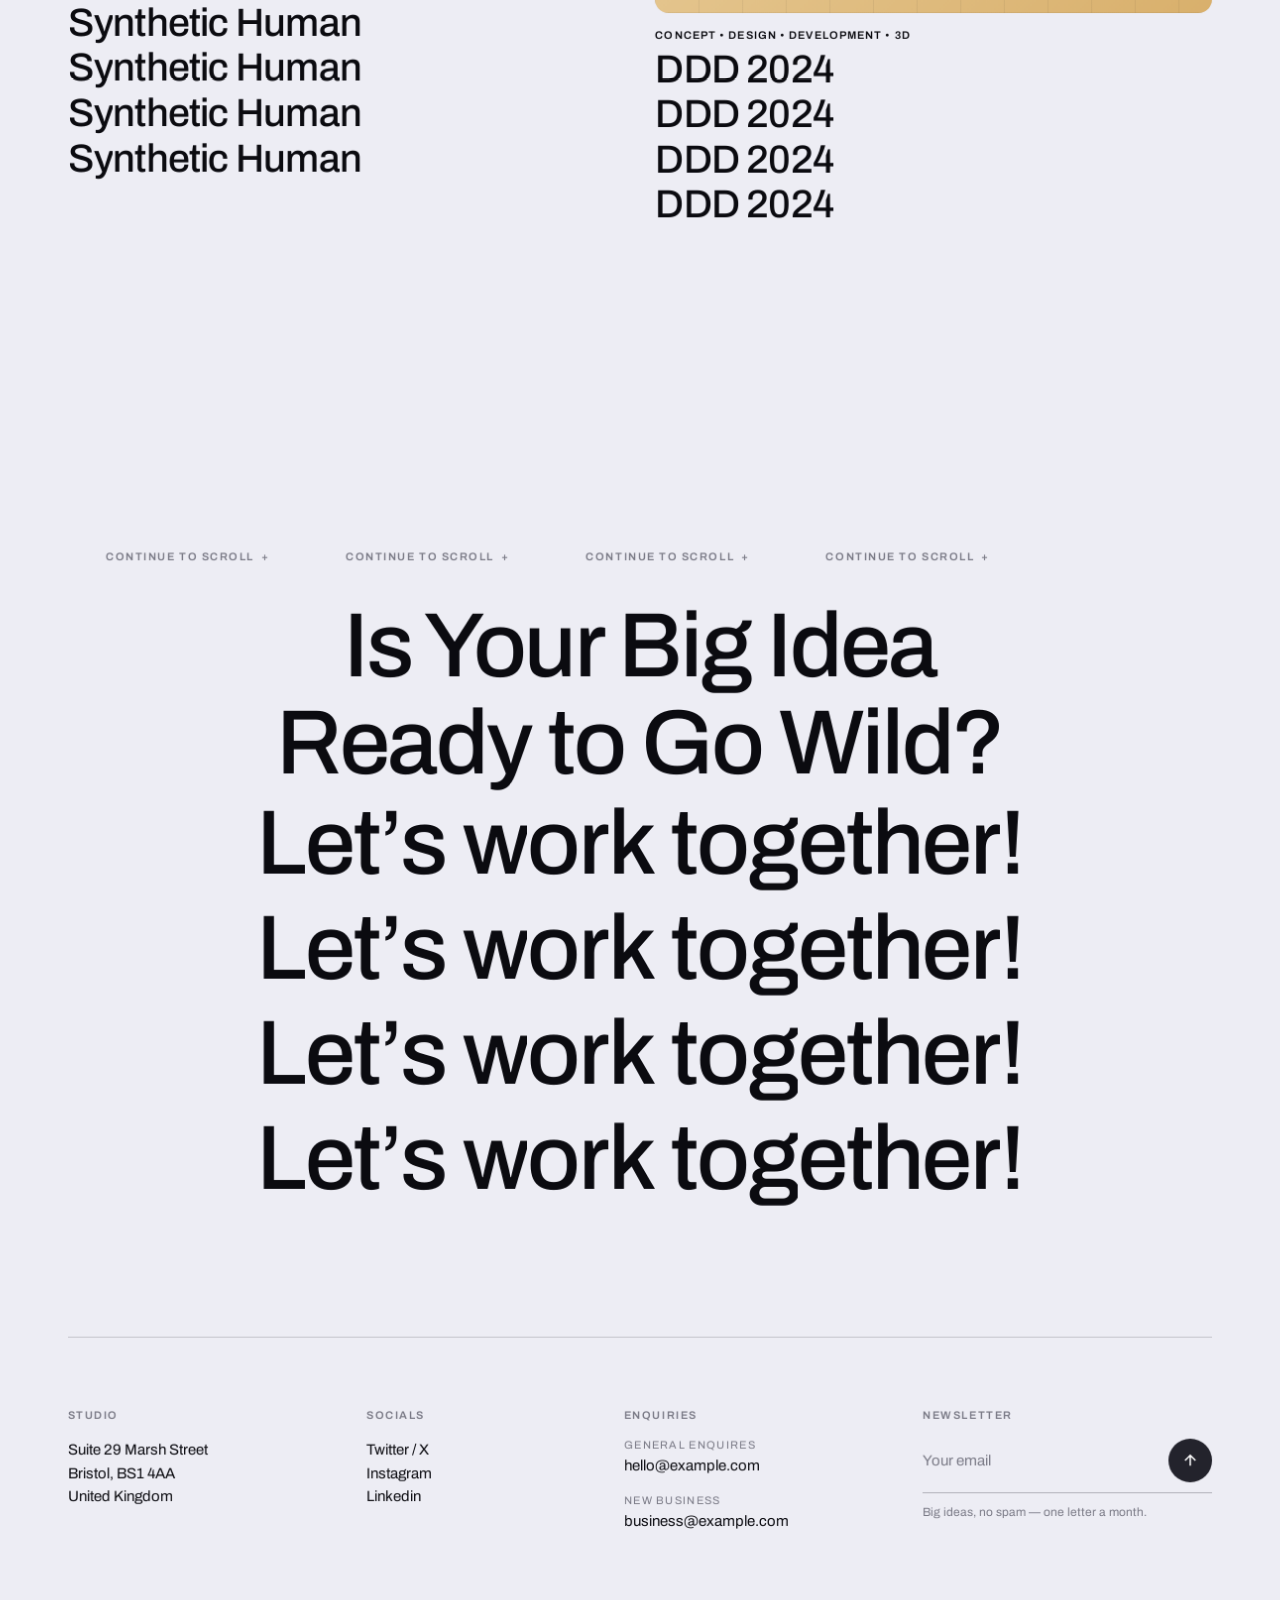
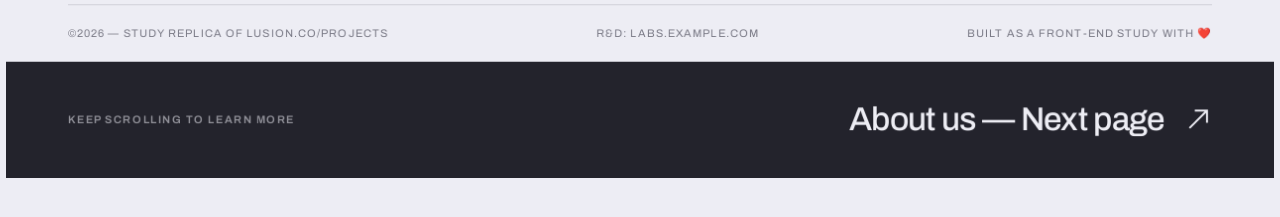
<file: versions/step-5/index.html>
<!DOCTYPE html>
<html lang="en">
<head>
  <meta charset="UTF-8" />
  <meta name="viewport" content="width=device-width, initial-scale=1.0" />
  <title>Projects — Lusion 风格复刻（学习用途）</title>
  <meta name="description" content="Front-end study replica of the lusion.co/projects layout, built from scratch with placeholder visuals." />
  <link rel="preconnect" href="https://fonts.googleapis.com" />
  <link rel="preconnect" href="https://fonts.gstatic.com" crossorigin />
  <link href="https://fonts.googleapis.com/css2?family=Archivo:wght@400;500;600;700&display=swap" rel="stylesheet" />
  <link rel="stylesheet" href="css/style.css" />
</head>
<body>

  <!-- ======= 顶部导航（Step 1） ======= -->
  <header class="site-header">
    <a class="logo" href="#" aria-label="Home">LUSION</a>

    <div class="header-actions">
      <button class="btn-circle" type="button" aria-label="Back">
        <span class="icon-minus" aria-hidden="true"></span>
      </button>

      <a class="btn-pill btn-pill--dark" href="mailto:hello@example.com">
        <span>Let&rsquo;s talk</span>
        <span class="dot" aria-hidden="true"></span>
      </a>

      <button class="btn-pill btn-pill--light" type="button" id="menu-btn" aria-expanded="false">
        <span>Menu</span>
        <span class="dots" aria-hidden="true"><i></i><i></i></span>
      </button>
    </div>
  </header>

  <main>
    <!-- ======= PROJECTS 首屏大标题（Step 1） ======= -->
    <section class="hero">
      <h1 class="hero-title" aria-label="Projects">
        <span class="ltr-mask" style="--i:0"><span class="ltr">P</span></span>
        <span class="ltr-mask" style="--i:1"><span class="ltr">R</span></span>
        <span class="ltr-mask" style="--i:2"><span class="ltr">O</span></span>
        <span class="ltr-mask" style="--i:3"><span class="ltr">J</span></span>
        <span class="ltr-mask" style="--i:4"><span class="ltr">E</span></span>
        <span class="ltr-mask" style="--i:5"><span class="ltr">C</span></span>
        <span class="ltr-mask" style="--i:6"><span class="ltr">T</span></span>
        <span class="ltr-mask" style="--i:7"><span class="ltr">S</span></span>
      </h1>

      <div class="hero-meta">
        <span class="hero-count">8</span>
        <svg class="hero-arrow" viewBox="0 0 64 64" fill="none" aria-hidden="true">
          <path d="M10 10 L52 52 M52 20 V52 H20" stroke="currentColor" stroke-width="2.5" />
        </svg>
      </div>
    </section>

    <!-- ======= 作品卡片网格（Step 2，占位视觉代替原站视频素材） ======= -->
    <section class="grid-section" id="work">
      <article class="card" style="--ratio:14/9">
        <a class="card-link" href="#oryzo-ai">
          <div class="card-media">
            <div class="ph ph--light" style="--ph-bg:linear-gradient(135deg,#e9e2d6,#cfc3ac);--ph-fg:#8a7a5c">
              <span class="ph-initial" aria-hidden="true">O</span><span class="ph-play" aria-hidden="true"></span>
            </div>
          </div>
          <p class="card-tags">Concept &bull; Web &bull; Design &bull; Development &bull; 3D &bull; Animation</p>
          <h2 class="card-title">Oryzo AI</h2>
        </a>
      </article>

      <article class="card" style="--ratio:13/9">
        <a class="card-link" href="#atlas-motion">
          <div class="card-media">
            <div class="ph ph--light" style="--ph-bg:linear-gradient(135deg,#c3d6ea,#8fb4dc);--ph-fg:#3f6a99">
              <span class="ph-initial" aria-hidden="true">A</span><span class="ph-play" aria-hidden="true"></span>
            </div>
          </div>
          <p class="card-tags">Concept &bull; Web &bull; Design &bull; Development &bull; 3D &bull; Animation</p>
          <h2 class="card-title">Atlas Motion</h2>
        </a>
      </article>

      <article class="card" style="--ratio:4/3">
        <a class="card-link" href="#devin-ai">
          <div class="card-media">
            <div class="ph ph--dark" style="--ph-bg:linear-gradient(140deg,#2b2b33,#191921);--ph-fg:#e8e6f2">
              <span class="ph-initial" aria-hidden="true">D</span><span class="ph-play" aria-hidden="true"></span>
            </div>
          </div>
          <p class="card-tags">Web &bull; Design &bull; Development &bull; 3D</p>
          <h2 class="card-title">Devin AI</h2>
        </a>
      </article>

      <article class="card" style="--ratio:3/2">
        <a class="card-link" href="#of-the-oak">
          <div class="card-media">
            <div class="ph ph--dark" style="--ph-bg:linear-gradient(135deg,#7a8a6a,#59684c);--ph-fg:#eef0e4">
              <span class="ph-initial" aria-hidden="true">O</span><span class="ph-play" aria-hidden="true"></span>
            </div>
          </div>
          <p class="card-tags">Web &bull; Design &bull; Development &bull; 3D &bull; Animation</p>
          <h2 class="card-title">Of The Oak</h2>
        </a>
      </article>

      <article class="card" style="--ratio:5/4">
        <a class="card-link" href="#everswap">
          <div class="card-media">
            <div class="ph ph--light" style="--ph-bg:linear-gradient(135deg,#f0ddd4,#dcb8a8);--ph-fg:#96604a">
              <span class="ph-initial" aria-hidden="true">E</span><span class="ph-play" aria-hidden="true"></span>
            </div>
          </div>
          <p class="card-tags">Concept &bull; Web &bull; Design &bull; Development &bull; 3D &bull; Animation</p>
          <h2 class="card-title">Everswap</h2>
        </a>
      </article>

      <article class="card" style="--ratio:14/9">
        <a class="card-link" href="#porsche-dream-machine">
          <div class="card-media">
            <div class="ph ph--dark" style="--ph-bg:linear-gradient(140deg,#33313a,#201f26);--ph-fg:#d8a47f">
              <span class="ph-initial" aria-hidden="true">P</span><span class="ph-play" aria-hidden="true"></span>
            </div>
          </div>
          <p class="card-tags">Concept &bull; 3D Illustration &bull; Mograph &bull; Video</p>
          <h2 class="card-title">Porsche: Dream Machine</h2>
        </a>
      </article>

      <article class="card" style="--ratio:3/2">
        <a class="card-link" href="#synthetic-human">
          <div class="card-media">
            <div class="ph ph--light" style="--ph-bg:linear-gradient(135deg,#cfcbec,#a9a3d6);--ph-fg:#4b4483">
              <span class="ph-initial" aria-hidden="true">S</span><span class="ph-play" aria-hidden="true"></span>
            </div>
          </div>
          <p class="card-tags">Design &bull; Development &bull; 3D &bull; Animation</p>
          <h2 class="card-title">Synthetic Human</h2>
        </a>
      </article>

      <article class="card" style="--ratio:4/3">
        <a class="card-link" href="#ddd-2024">
          <div class="card-media">
            <div class="ph ph--light" style="--ph-bg:linear-gradient(135deg,#ecd3a4,#d9b06c);--ph-fg:#7d5a22">
              <span class="ph-initial" aria-hidden="true">D</span><span class="ph-play" aria-hidden="true"></span>
            </div>
          </div>
          <p class="card-tags">Concept &bull; Design &bull; Development &bull; 3D</p>
          <h2 class="card-title">DDD 2024</h2>
        </a>
      </article>
    </section>

    <!-- ======= CTA 区（Step 5） ======= -->
    <section class="cta" id="contact">
      <div class="cta-kicker" aria-hidden="true">
        <div class="cta-kicker-inner">
          <span>Continue to scroll&nbsp;&nbsp;+</span><span>Continue to scroll&nbsp;&nbsp;+</span>
          <span>Continue to scroll&nbsp;&nbsp;+</span><span>Continue to scroll&nbsp;&nbsp;+</span>
        </div>
      </div>
      <h2 class="cta-title">
        <span class="cta-line" data-reveal>Is Your Big Idea</span>
        <span class="cta-line" data-reveal style="--d:.08s">Ready to Go Wild?</span>
        <a class="cta-line cta-link" data-reveal data-roll href="mailto:hello@example.com" style="--d:.16s">Let&rsquo;s work together!</a>
      </h2>
    </section>

    <!-- ======= 页脚（Step 5，联系信息为占位避免误导） ======= -->
    <footer class="site-footer">
      <div class="footer-grid">
        <div class="f-col" data-reveal>
          <h3 class="f-label">Studio</h3>
          <a class="f-address" href="https://maps.google.com/?q=Marsh+Street+Bristol+BS1+4AA" target="_blank" rel="noreferrer">
            Suite 29 Marsh Street<br />Bristol, BS1 4AA<br />United Kingdom
          </a>
        </div>

        <div class="f-col" data-reveal style="--d:.08s">
          <h3 class="f-label">Socials</h3>
          <ul class="f-list">
            <li><a href="#">Twitter / X</a></li>
            <li><a href="#">Instagram</a></li>
            <li><a href="#">Linkedin</a></li>
          </ul>
        </div>

        <div class="f-col" data-reveal style="--d:.16s">
          <h3 class="f-label">Enquiries</h3>
          <p class="f-sub">General enquires</p>
          <a class="f-mail" href="mailto:hello@example.com">hello@example.com</a>
          <p class="f-sub">New business</p>
          <a class="f-mail" href="mailto:business@example.com">business@example.com</a>
        </div>

        <div class="f-col" data-reveal style="--d:.24s">
          <h3 class="f-label">Newsletter</h3>
          <form class="news-form" id="news-form" novalidate>
            <input type="email" placeholder="Your email" aria-label="Your email" required />
            <button type="submit" aria-label="Send newsletter form">
              <svg viewBox="0 0 24 24" fill="none" aria-hidden="true">
                <path d="M12 19V5M5 12l7-7 7 7" stroke="currentColor" stroke-width="2" />
              </svg>
            </button>
          </form>
          <p class="news-note">Big ideas, no spam — one letter a month.</p>
        </div>
      </div>

      <div class="footer-bottom" data-reveal>
        <span>&copy;2026 &mdash; Study replica of lusion.co/projects</span>
        <a href="#">R&amp;D: labs.example.com</a>
        <span>Built as a front-end study with &#10084;&#65039;</span>
      </div>

      <a class="next-page" href="#" data-reveal>
        <span class="np-hint">Keep scrolling to learn more</span>
        <span class="np-target">
          About us &mdash; Next page
          <svg viewBox="0 0 32 32" fill="none" aria-hidden="true">
            <path d="M6 26 L26 6 M12 6 h14 v14" stroke="currentColor" stroke-width="2.2" />
          </svg>
        </span>
      </a>
    </footer>
  </main>

  <script src="js/main.js"></script>
</body>
</html>
</file>
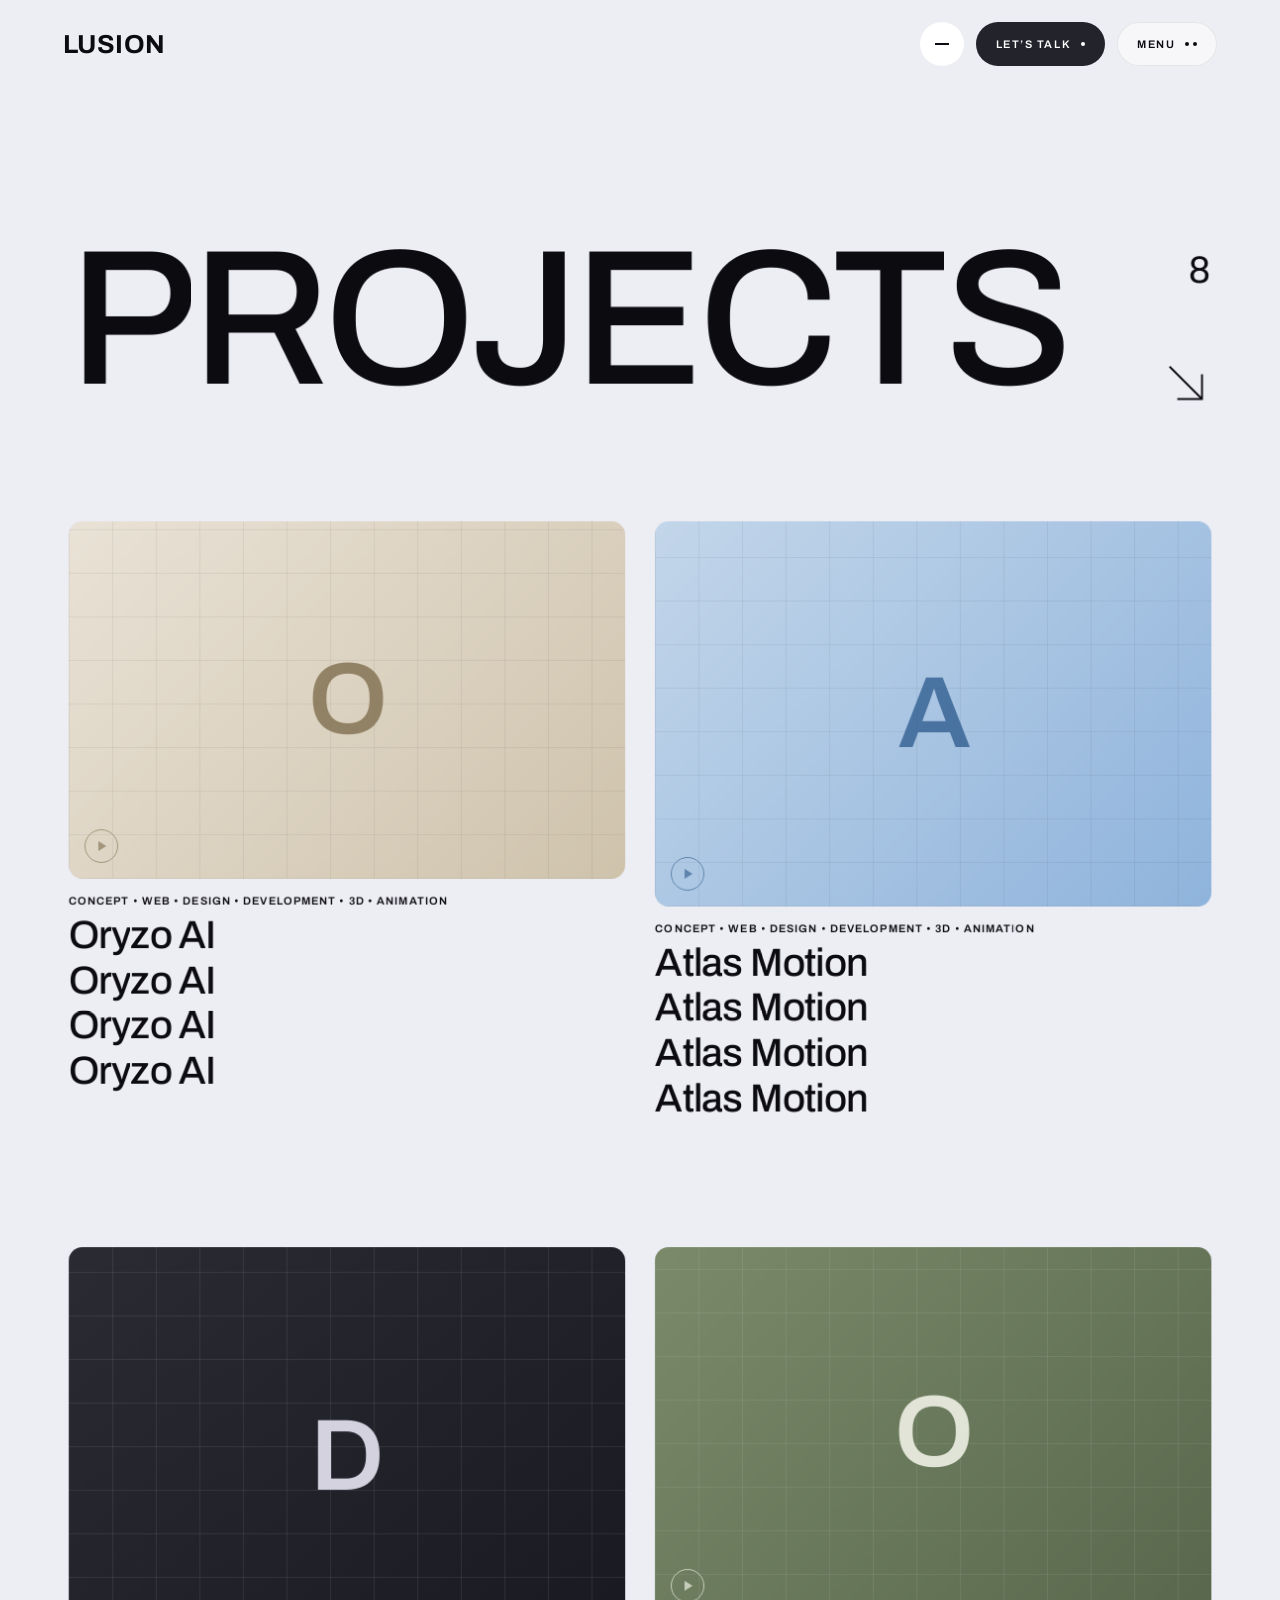
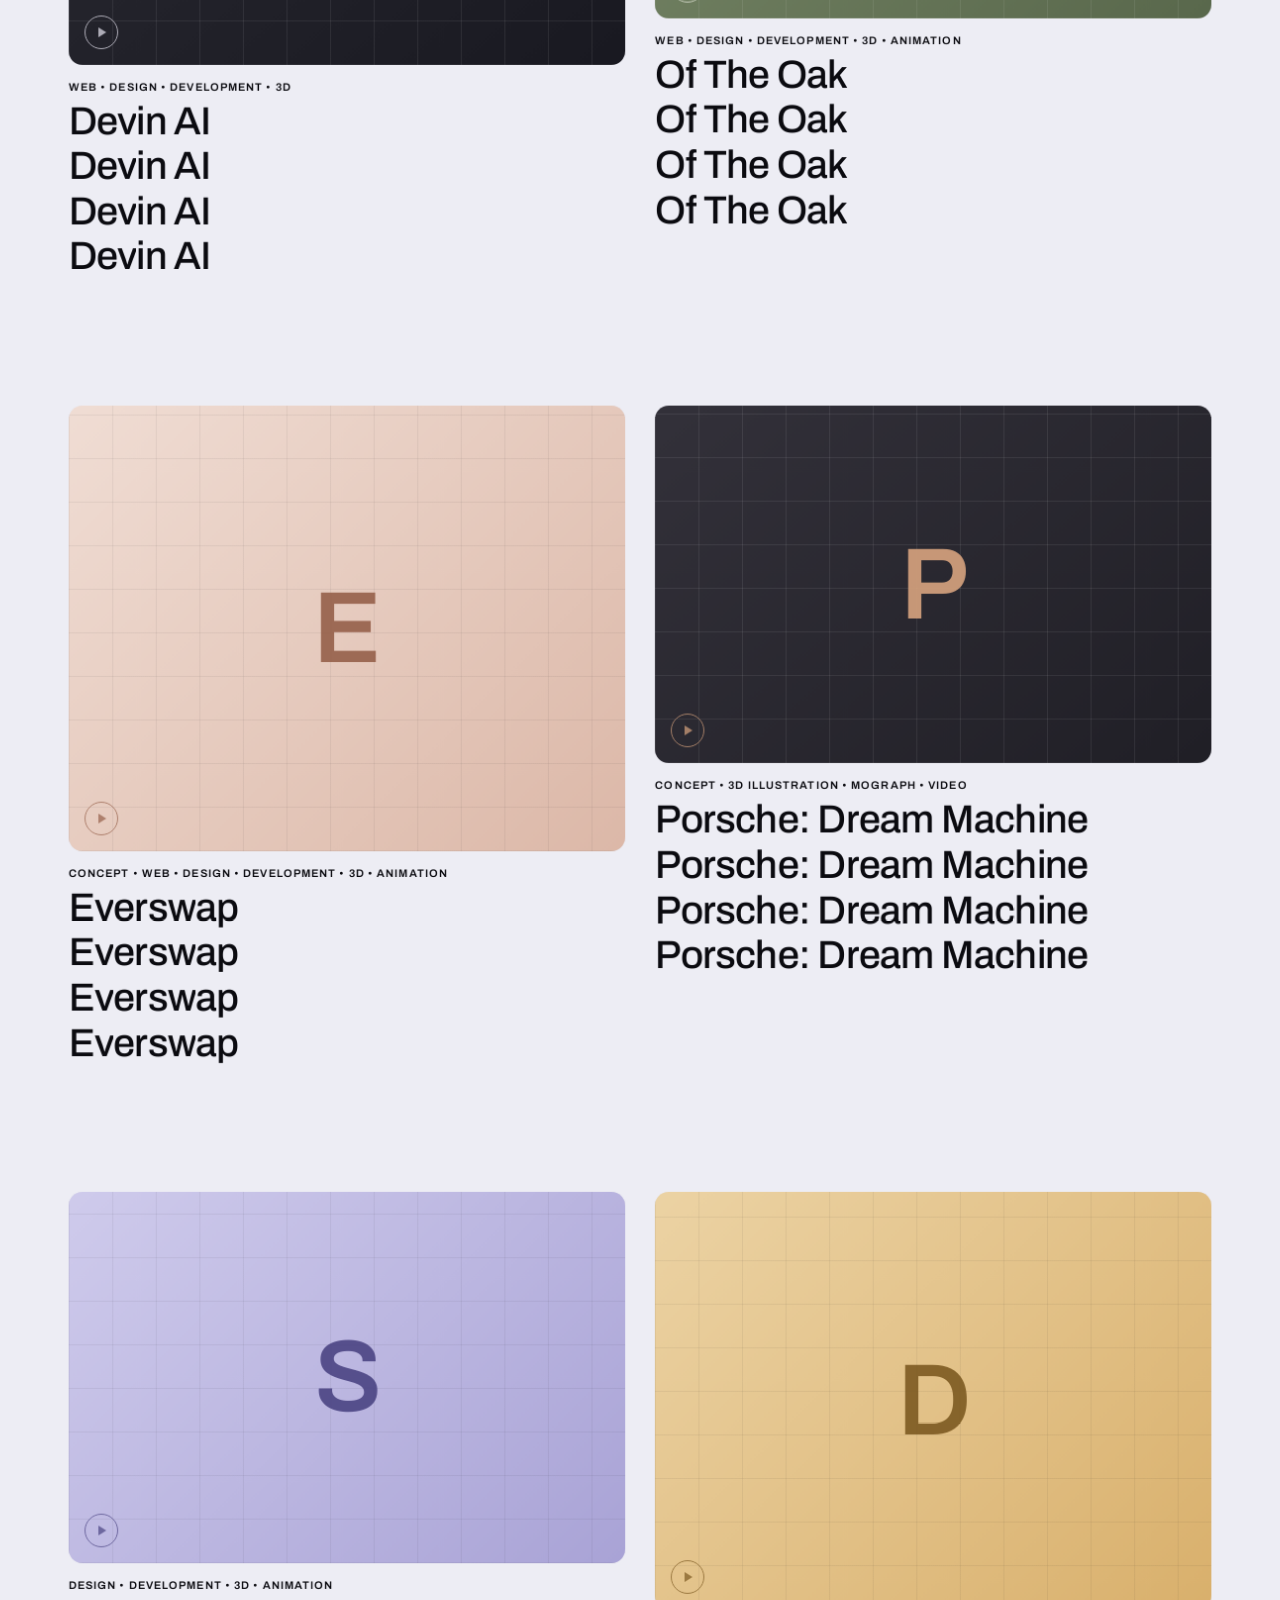
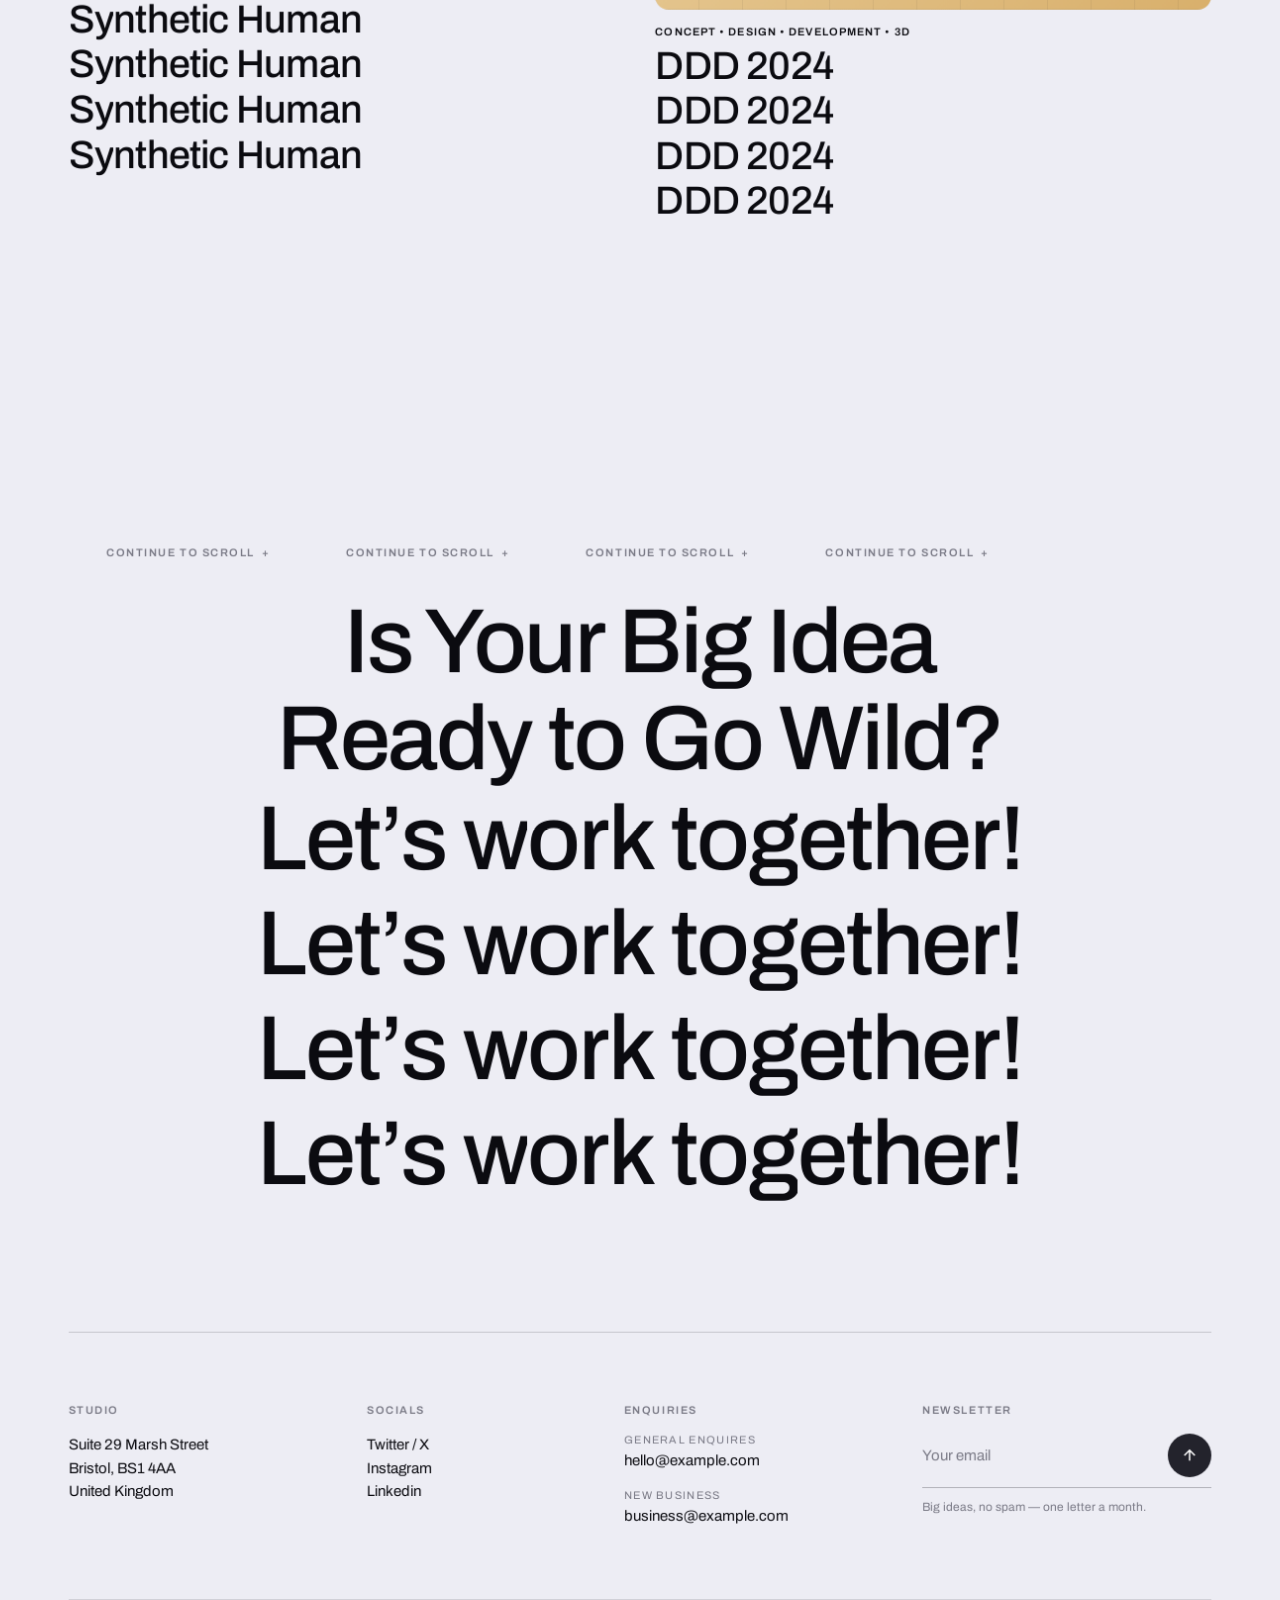
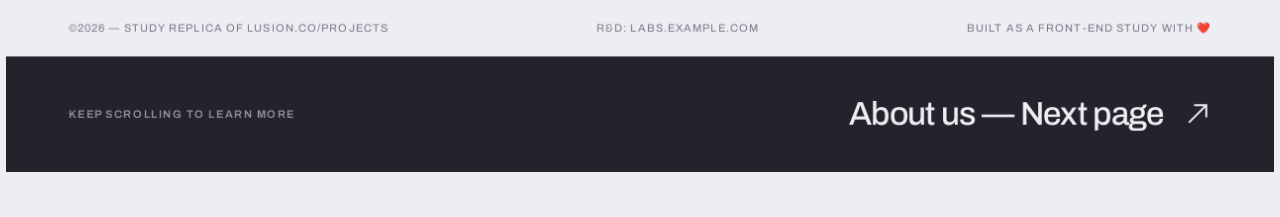
<file: versions/step-6/index.html>
<!DOCTYPE html>
<html lang="en">
<head>
  <meta charset="UTF-8" />
  <meta name="viewport" content="width=device-width, initial-scale=1.0" />
  <title>Projects — Lusion 风格复刻（学习用途）</title>
  <meta name="description" content="Front-end study replica of the lusion.co/projects layout, built from scratch with placeholder visuals." />
  <link rel="preconnect" href="https://fonts.googleapis.com" />
  <link rel="preconnect" href="https://fonts.gstatic.com" crossorigin />
  <link href="https://fonts.googleapis.com/css2?family=Archivo:wght@400;500;600;700&display=swap" rel="stylesheet" />
  <link rel="stylesheet" href="css/style.css" />
</head>
<body>

  <!-- ======= 顶部导航（Step 1） ======= -->
  <header class="site-header">
    <a class="logo" href="#" aria-label="Home">LUSION</a>

    <div class="header-actions">
      <button class="btn-circle" type="button" aria-label="Back">
        <span class="icon-minus" aria-hidden="true"></span>
      </button>

      <a class="btn-pill btn-pill--dark" href="mailto:hello@example.com">
        <span>Let&rsquo;s talk</span>
        <span class="dot" aria-hidden="true"></span>
      </a>

      <button class="btn-pill btn-pill--light" type="button" id="menu-btn" aria-expanded="false" aria-controls="menu-overlay">
        <span class="when-closed">Menu</span>
        <span class="when-open">Close</span>
        <span class="dots when-closed" aria-hidden="true"><i></i><i></i></span>
        <span class="menu-x when-open" aria-hidden="true"></span>
      </button>
    </div>
  </header>

  <!-- ======= 全屏菜单（Step 6） ======= -->
  <div class="menu-overlay" id="menu-overlay" aria-hidden="true">
    <nav class="menu-nav" aria-label="Main">
      <a class="menu-link" style="--i:0" href="#"><span class="roll2"><span>Home</span><span>Home</span></span></a>
      <a class="menu-link" style="--i:1" href="#"><span class="roll2"><span>About us</span><span>About us</span></span></a>
      <a class="menu-link is-current" style="--i:2" href="#" aria-current="page"><span class="roll2"><span>Projects</span><span>Projects</span></span></a>
      <a class="menu-link" style="--i:3" href="#contact"><span class="roll2"><span>Contact</span><span>Contact</span></span></a>
      <a class="menu-link" style="--i:4" href="#"><span class="roll2"><span>Labs</span><span>Labs</span></span></a>
    </nav>

    <div class="menu-foot">
      <form class="news-form" novalidate>
        <input type="email" placeholder="Your email" aria-label="Your email" required />
        <button type="submit" aria-label="Send newsletter form">
          <svg viewBox="0 0 24 24" fill="none" aria-hidden="true">
            <path d="M12 19V5M5 12l7-7 7 7" stroke="currentColor" stroke-width="2" />
          </svg>
        </button>
      </form>
      <p class="menu-meta">
        <a href="mailto:hello@example.com">hello@example.com</a>
        <span>Bristol, United Kingdom</span>
      </p>
    </div>
  </div>

  <main>
    <!-- ======= PROJECTS 首屏大标题（Step 1） ======= -->
    <section class="hero">
      <h1 class="hero-title" aria-label="Projects">
        <span class="ltr-mask" style="--i:0"><span class="ltr">P</span></span>
        <span class="ltr-mask" style="--i:1"><span class="ltr">R</span></span>
        <span class="ltr-mask" style="--i:2"><span class="ltr">O</span></span>
        <span class="ltr-mask" style="--i:3"><span class="ltr">J</span></span>
        <span class="ltr-mask" style="--i:4"><span class="ltr">E</span></span>
        <span class="ltr-mask" style="--i:5"><span class="ltr">C</span></span>
        <span class="ltr-mask" style="--i:6"><span class="ltr">T</span></span>
        <span class="ltr-mask" style="--i:7"><span class="ltr">S</span></span>
      </h1>

      <div class="hero-meta">
        <span class="hero-count">8</span>
        <svg class="hero-arrow" viewBox="0 0 64 64" fill="none" aria-hidden="true">
          <path d="M10 10 L52 52 M52 20 V52 H20" stroke="currentColor" stroke-width="2.5" />
        </svg>
      </div>
    </section>

    <!-- ======= 作品卡片网格（Step 2，占位视觉代替原站视频素材） ======= -->
    <section class="grid-section" id="work">
      <article class="card" style="--ratio:14/9">
        <a class="card-link" href="#oryzo-ai">
          <div class="card-media">
            <div class="ph ph--light" style="--ph-bg:linear-gradient(135deg,#e9e2d6,#cfc3ac);--ph-fg:#8a7a5c">
              <span class="ph-initial" aria-hidden="true">O</span><span class="ph-play" aria-hidden="true"></span>
            </div>
          </div>
          <p class="card-tags">Concept &bull; Web &bull; Design &bull; Development &bull; 3D &bull; Animation</p>
          <h2 class="card-title">Oryzo AI</h2>
        </a>
      </article>

      <article class="card" style="--ratio:13/9">
        <a class="card-link" href="#atlas-motion">
          <div class="card-media">
            <div class="ph ph--light" style="--ph-bg:linear-gradient(135deg,#c3d6ea,#8fb4dc);--ph-fg:#3f6a99">
              <span class="ph-initial" aria-hidden="true">A</span><span class="ph-play" aria-hidden="true"></span>
            </div>
          </div>
          <p class="card-tags">Concept &bull; Web &bull; Design &bull; Development &bull; 3D &bull; Animation</p>
          <h2 class="card-title">Atlas Motion</h2>
        </a>
      </article>

      <article class="card" style="--ratio:4/3">
        <a class="card-link" href="#devin-ai">
          <div class="card-media">
            <div class="ph ph--dark" style="--ph-bg:linear-gradient(140deg,#2b2b33,#191921);--ph-fg:#e8e6f2">
              <span class="ph-initial" aria-hidden="true">D</span><span class="ph-play" aria-hidden="true"></span>
            </div>
          </div>
          <p class="card-tags">Web &bull; Design &bull; Development &bull; 3D</p>
          <h2 class="card-title">Devin AI</h2>
        </a>
      </article>

      <article class="card" style="--ratio:3/2">
        <a class="card-link" href="#of-the-oak">
          <div class="card-media">
            <div class="ph ph--dark" style="--ph-bg:linear-gradient(135deg,#7a8a6a,#59684c);--ph-fg:#eef0e4">
              <span class="ph-initial" aria-hidden="true">O</span><span class="ph-play" aria-hidden="true"></span>
            </div>
          </div>
          <p class="card-tags">Web &bull; Design &bull; Development &bull; 3D &bull; Animation</p>
          <h2 class="card-title">Of The Oak</h2>
        </a>
      </article>

      <article class="card" style="--ratio:5/4">
        <a class="card-link" href="#everswap">
          <div class="card-media">
            <div class="ph ph--light" style="--ph-bg:linear-gradient(135deg,#f0ddd4,#dcb8a8);--ph-fg:#96604a">
              <span class="ph-initial" aria-hidden="true">E</span><span class="ph-play" aria-hidden="true"></span>
            </div>
          </div>
          <p class="card-tags">Concept &bull; Web &bull; Design &bull; Development &bull; 3D &bull; Animation</p>
          <h2 class="card-title">Everswap</h2>
        </a>
      </article>

      <article class="card" style="--ratio:14/9">
        <a class="card-link" href="#porsche-dream-machine">
          <div class="card-media">
            <div class="ph ph--dark" style="--ph-bg:linear-gradient(140deg,#33313a,#201f26);--ph-fg:#d8a47f">
              <span class="ph-initial" aria-hidden="true">P</span><span class="ph-play" aria-hidden="true"></span>
            </div>
          </div>
          <p class="card-tags">Concept &bull; 3D Illustration &bull; Mograph &bull; Video</p>
          <h2 class="card-title">Porsche: Dream Machine</h2>
        </a>
      </article>

      <article class="card" style="--ratio:3/2">
        <a class="card-link" href="#synthetic-human">
          <div class="card-media">
            <div class="ph ph--light" style="--ph-bg:linear-gradient(135deg,#cfcbec,#a9a3d6);--ph-fg:#4b4483">
              <span class="ph-initial" aria-hidden="true">S</span><span class="ph-play" aria-hidden="true"></span>
            </div>
          </div>
          <p class="card-tags">Design &bull; Development &bull; 3D &bull; Animation</p>
          <h2 class="card-title">Synthetic Human</h2>
        </a>
      </article>

      <article class="card" style="--ratio:4/3">
        <a class="card-link" href="#ddd-2024">
          <div class="card-media">
            <div class="ph ph--light" style="--ph-bg:linear-gradient(135deg,#ecd3a4,#d9b06c);--ph-fg:#7d5a22">
              <span class="ph-initial" aria-hidden="true">D</span><span class="ph-play" aria-hidden="true"></span>
            </div>
          </div>
          <p class="card-tags">Concept &bull; Design &bull; Development &bull; 3D</p>
          <h2 class="card-title">DDD 2024</h2>
        </a>
      </article>
    </section>

    <!-- ======= CTA 区（Step 5） ======= -->
    <section class="cta" id="contact">
      <div class="cta-kicker" aria-hidden="true">
        <div class="cta-kicker-inner">
          <span>Continue to scroll&nbsp;&nbsp;+</span><span>Continue to scroll&nbsp;&nbsp;+</span>
          <span>Continue to scroll&nbsp;&nbsp;+</span><span>Continue to scroll&nbsp;&nbsp;+</span>
        </div>
      </div>
      <h2 class="cta-title">
        <span class="cta-line" data-reveal>Is Your Big Idea</span>
        <span class="cta-line" data-reveal style="--d:.08s">Ready to Go Wild?</span>
        <a class="cta-line cta-link" data-reveal data-roll href="mailto:hello@example.com" style="--d:.16s">Let&rsquo;s work together!</a>
      </h2>
    </section>

    <!-- ======= 页脚（Step 5，联系信息为占位避免误导） ======= -->
    <footer class="site-footer">
      <div class="footer-grid">
        <div class="f-col" data-reveal>
          <h3 class="f-label">Studio</h3>
          <a class="f-address" href="https://maps.google.com/?q=Marsh+Street+Bristol+BS1+4AA" target="_blank" rel="noreferrer">
            Suite 29 Marsh Street<br />Bristol, BS1 4AA<br />United Kingdom
          </a>
        </div>

        <div class="f-col" data-reveal style="--d:.08s">
          <h3 class="f-label">Socials</h3>
          <ul class="f-list">
            <li><a href="#">Twitter / X</a></li>
            <li><a href="#">Instagram</a></li>
            <li><a href="#">Linkedin</a></li>
          </ul>
        </div>

        <div class="f-col" data-reveal style="--d:.16s">
          <h3 class="f-label">Enquiries</h3>
          <p class="f-sub">General enquires</p>
          <a class="f-mail" href="mailto:hello@example.com">hello@example.com</a>
          <p class="f-sub">New business</p>
          <a class="f-mail" href="mailto:business@example.com">business@example.com</a>
        </div>

        <div class="f-col" data-reveal style="--d:.24s">
          <h3 class="f-label">Newsletter</h3>
          <form class="news-form" novalidate>
            <input type="email" placeholder="Your email" aria-label="Your email" required />
            <button type="submit" aria-label="Send newsletter form">
              <svg viewBox="0 0 24 24" fill="none" aria-hidden="true">
                <path d="M12 19V5M5 12l7-7 7 7" stroke="currentColor" stroke-width="2" />
              </svg>
            </button>
          </form>
          <p class="news-note">Big ideas, no spam — one letter a month.</p>
        </div>
      </div>

      <div class="footer-bottom" data-reveal>
        <span>&copy;2026 &mdash; Study replica of lusion.co/projects</span>
        <a href="#">R&amp;D: labs.example.com</a>
        <span>Built as a front-end study with &#10084;&#65039;</span>
      </div>

      <a class="next-page" href="#" data-reveal>
        <span class="np-hint">Keep scrolling to learn more</span>
        <span class="np-target">
          About us &mdash; Next page
          <svg viewBox="0 0 32 32" fill="none" aria-hidden="true">
            <path d="M6 26 L26 6 M12 6 h14 v14" stroke="currentColor" stroke-width="2.2" />
          </svg>
        </span>
      </a>
    </footer>
  </main>

  <script src="js/main.js"></script>
</body>
</html>
</file>
<file: css/style.css>
/* =========================================================
   Lusion 风格复刻 · Step 1：全局骨架 / 顶部导航 / 首屏大标题
   自研代码，仅供学习；不包含原站任何受版权保护的素材。
   ========================================================= */

:root {
  --bg: #ededf4;
  --ink: #0b0b10;
  --muted: #7a7a86;
  --pill-dark: #23232c;
  --pad: clamp(20px, 4.9vw, 72px);
  --header-h: 88px;
  --ease-out: cubic-bezier(0.16, 1, 0.3, 1);
}

* { box-sizing: border-box; margin: 0; padding: 0; }

html { scroll-behavior: smooth; }

body {
  background: var(--bg);
  color: var(--ink);
  font-family: "Archivo", "Helvetica Neue", Helvetica, Arial, sans-serif;
  -webkit-font-smoothing: antialiased;
  overflow-x: hidden;
}

::selection { background: var(--ink); color: var(--bg); }

button { font-family: inherit; }

/* ---------------- 顶部导航 ---------------- */

.site-header {
  position: fixed;
  inset: 0 0 auto 0;
  height: var(--header-h);
  padding: 0 var(--pad);
  display: flex;
  align-items: center;
  justify-content: space-between;
  z-index: 20;
  pointer-events: none; /* 让下方内容可点，子元素重新开启 */
}

.site-header > * { pointer-events: auto; }

.logo {
  font-size: 26px;
  font-weight: 700;
  letter-spacing: 0.02em;
  color: inherit;
  text-decoration: none;
  opacity: 0;
  animation: fade-down 0.9s var(--ease-out) 0.1s forwards;
}

.header-actions {
  display: flex;
  align-items: center;
  gap: 12px;
  opacity: 0;
  animation: fade-down 0.9s var(--ease-out) 0.22s forwards;
}

.btn-circle {
  width: 44px;
  height: 44px;
  border-radius: 50%;
  border: none;
  background: #fff;
  display: grid;
  place-items: center;
  cursor: pointer;
  transition: transform 0.35s var(--ease-out);
}

.btn-circle:hover { transform: scale(1.08); }

.icon-minus { width: 14px; height: 2px; background: var(--ink); }

.btn-pill {
  height: 44px;
  padding: 0 20px;
  border-radius: 22px;
  border: none;
  display: inline-flex;
  align-items: center;
  gap: 10px;
  font-size: 11px;
  font-weight: 600;
  letter-spacing: 0.14em;
  text-transform: uppercase;
  text-decoration: none;
  cursor: pointer;
  transition: transform 0.35s var(--ease-out);
}

.btn-pill:hover { transform: scale(1.05); }

.btn-pill--dark { background: var(--pill-dark); color: #fff; }

.btn-pill--dark .dot {
  width: 4px;
  height: 4px;
  border-radius: 50%;
  background: #fff;
}

.btn-pill--light {
  background: rgba(255, 255, 255, 0.55);
  color: var(--ink);
  box-shadow: inset 0 0 0 1px rgba(11, 11, 16, 0.07);
}

.btn-pill--light .dots { display: inline-flex; gap: 4px; }

.btn-pill--light .dots i {
  width: 4px;
  height: 4px;
  border-radius: 50%;
  background: var(--ink);
}

/* ---------------- 首屏大标题 ---------------- */

.hero {
  display: flex;
  align-items: stretch;
  padding: calc(var(--header-h) + 15vh) var(--pad) 0;
}

.hero-title {
  flex: 1;
  display: flex;
  font-size: clamp(92px, 15.2vw, 300px);
  line-height: 0.98;
  font-weight: 500;
  letter-spacing: -0.03em;
  white-space: nowrap;
}

.ltr-mask {
  display: inline-block;
  overflow: hidden;
  padding-bottom: 0.06em; /* 防止字形下缘被裁 */
  margin-bottom: -0.06em;
}

.ltr {
  display: inline-block;
  transform: translateY(115%);
  animation: rise 1.1s var(--ease-out) forwards;
  animation-delay: calc(0.15s + var(--i) * 0.055s);
}

.hero-meta {
  display: flex;
  flex-direction: column;
  justify-content: space-between;
  align-items: flex-end;
  margin-left: clamp(18px, 4vw, 72px);
  padding: 0.4em 0 0.35em;
}

.hero-count {
  font-size: clamp(24px, 3vw, 48px);
  font-weight: 400;
  line-height: 1;
  letter-spacing: 0.04em;
  margin-top: clamp(8px, 1.5vw, 30px); /* 与标题大写字母顶部对齐 */
  opacity: 0;
  animation: fade 0.8s ease 0.8s forwards;
}

.hero-arrow {
  width: clamp(34px, 3.9vw, 60px);
  height: auto;
  opacity: 0;
  animation: fade 0.8s ease 0.95s forwards;
  transition: transform 0.4s var(--ease-out);
}

.hero-arrow:hover { transform: translate(4px, 4px); }

/* ---------------- 动画 ---------------- */

@keyframes rise {
  to { transform: translateY(0); }
}

@keyframes fade {
  to { opacity: 1; }
}

@keyframes fade-down {
  from { opacity: 0; transform: translateY(-14px); }
  to { opacity: 1; transform: translateY(0); }
}

@media (prefers-reduced-motion: reduce) {
  .ltr, .hero-count, .hero-arrow, .logo, .header-actions {
    animation: none;
    opacity: 1;
    transform: none;
  }
}

/* ---------------- 小屏适配（后续步骤再细化） ---------------- */

@media (max-width: 720px) {
  :root { --header-h: 72px; }

  .hero {
    flex-direction: column;
    min-height: 52vh;
  }

  .hero-title { white-space: normal; }

  .hero-meta {
    flex-direction: row;
    align-items: center;
    margin: 18px 0 0;
    padding: 0;
  }

}
</file>
<file: versions/step-2/css/style.css>
/* =========================================================
   Lusion 风格复刻 · Step 1：全局骨架 / 顶部导航 / 首屏大标题
   自研代码，仅供学习；不包含原站任何受版权保护的素材。
   ========================================================= */

:root {
  --bg: #ededf4;
  --ink: #0b0b10;
  --muted: #7a7a86;
  --pill-dark: #23232c;
  --pad: clamp(20px, 4.9vw, 72px);
  --header-h: 88px;
  --ease-out: cubic-bezier(0.16, 1, 0.3, 1);
}

* { box-sizing: border-box; margin: 0; padding: 0; }

html { scroll-behavior: smooth; }

body {
  background: var(--bg);
  color: var(--ink);
  font-family: "Archivo", "Helvetica Neue", Helvetica, Arial, sans-serif;
  -webkit-font-smoothing: antialiased;
  overflow-x: hidden;
}

::selection { background: var(--ink); color: var(--bg); }

button { font-family: inherit; }

/* ---------------- 顶部导航 ---------------- */

.site-header {
  position: fixed;
  inset: 0 0 auto 0;
  height: var(--header-h);
  padding: 0 var(--pad);
  display: flex;
  align-items: center;
  justify-content: space-between;
  z-index: 20;
  pointer-events: none; /* 让下方内容可点，子元素重新开启 */
}

.site-header > * { pointer-events: auto; }

.logo {
  font-size: 26px;
  font-weight: 700;
  letter-spacing: 0.02em;
  color: inherit;
  text-decoration: none;
  opacity: 0;
  animation: fade-down 0.9s var(--ease-out) 0.1s forwards;
}

.header-actions {
  display: flex;
  align-items: center;
  gap: 12px;
  opacity: 0;
  animation: fade-down 0.9s var(--ease-out) 0.22s forwards;
}

.btn-circle {
  width: 44px;
  height: 44px;
  border-radius: 50%;
  border: none;
  background: #fff;
  display: grid;
  place-items: center;
  cursor: pointer;
  transition: transform 0.35s var(--ease-out);
}

.btn-circle:hover { transform: scale(1.08); }

.icon-minus { width: 14px; height: 2px; background: var(--ink); }

.btn-pill {
  height: 44px;
  padding: 0 20px;
  border-radius: 22px;
  border: none;
  display: inline-flex;
  align-items: center;
  gap: 10px;
  font-size: 11px;
  font-weight: 600;
  letter-spacing: 0.14em;
  text-transform: uppercase;
  text-decoration: none;
  cursor: pointer;
  transition: transform 0.35s var(--ease-out);
}

.btn-pill:hover { transform: scale(1.05); }

.btn-pill--dark { background: var(--pill-dark); color: #fff; }

.btn-pill--dark .dot {
  width: 4px;
  height: 4px;
  border-radius: 50%;
  background: #fff;
}

.btn-pill--light {
  background: rgba(255, 255, 255, 0.55);
  color: var(--ink);
  box-shadow: inset 0 0 0 1px rgba(11, 11, 16, 0.07);
}

.btn-pill--light .dots { display: inline-flex; gap: 4px; }

.btn-pill--light .dots i {
  width: 4px;
  height: 4px;
  border-radius: 50%;
  background: var(--ink);
}

/* ---------------- 首屏大标题 ---------------- */

.hero {
  display: flex;
  align-items: stretch;
  padding: calc(var(--header-h) + 15vh) var(--pad) 0;
}

.hero-title {
  flex: 1;
  display: flex;
  font-size: clamp(92px, 15.2vw, 300px);
  line-height: 0.98;
  font-weight: 500;
  letter-spacing: -0.03em;
  white-space: nowrap;
}

.ltr-mask {
  display: inline-block;
  overflow: hidden;
  padding-bottom: 0.06em; /* 防止字形下缘被裁 */
  margin-bottom: -0.06em;
}

.ltr {
  display: inline-block;
  transform: translateY(115%);
  animation: rise 1.1s var(--ease-out) forwards;
  animation-delay: calc(0.15s + var(--i) * 0.055s);
}

.hero-meta {
  display: flex;
  flex-direction: column;
  justify-content: space-between;
  align-items: flex-end;
  margin-left: clamp(18px, 4vw, 72px);
  padding: 0.4em 0 0.35em;
}

.hero-count {
  font-size: clamp(24px, 3vw, 48px);
  font-weight: 400;
  line-height: 1;
  letter-spacing: 0.04em;
  margin-top: clamp(8px, 1.5vw, 30px); /* 与标题大写字母顶部对齐 */
  opacity: 0;
  animation: fade 0.8s ease 0.8s forwards;
}

.hero-arrow {
  width: clamp(34px, 3.9vw, 60px);
  height: auto;
  opacity: 0;
  animation: fade 0.8s ease 0.95s forwards;
  transition: transform 0.4s var(--ease-out);
}

.hero-arrow:hover { transform: translate(4px, 4px); }

/* ---------------- 作品卡片网格（Step 2） ---------------- */

.grid-section {
  margin-top: clamp(70px, 12vh, 150px);
  padding: 0 var(--pad) clamp(80px, 10vw, 140px);
  display: grid;
  grid-template-columns: 1fr 1fr;
  column-gap: clamp(20px, 2.4vw, 32px);
  row-gap: clamp(80px, 10vw, 140px);
}

.card-link {
  display: block;
  color: inherit;
  text-decoration: none;
}

.card-media {
  position: relative;
  aspect-ratio: var(--ratio, 14/9);
  border-radius: 14px;
  overflow: hidden;
  background: #dcdce4;
  transform: translateZ(0); /* 隔离子元素缩放 */
}

.ph {
  position: absolute;
  inset: 0;
  display: grid;
  place-items: center;
  color: var(--ph-fg, #555);
  background: var(--ph-bg, linear-gradient(135deg, #e3e3ea, #c2c2d4));
  transition: transform 0.9s var(--ease-out);
}

.ph::before {
  content: "";
  position: absolute;
  inset: 0;
  background:
    repeating-linear-gradient(0deg, var(--line, transparent) 0 1px, transparent 1px 44px),
    repeating-linear-gradient(90deg, var(--line, transparent) 0 1px, transparent 1px 44px);
}

.ph--light { --line: rgba(11, 11, 16, 0.06); }
.ph--dark { --line: rgba(255, 255, 255, 0.08); }

.ph-initial {
  font-size: clamp(64px, 8vw, 128px);
  font-weight: 600;
  letter-spacing: -0.02em;
  opacity: 0.9;
}

.ph-play {
  position: absolute;
  left: 16px;
  bottom: 16px;
  width: 34px;
  height: 34px;
  border-radius: 50%;
  border: 1.5px solid currentColor;
  opacity: 0.7;
  display: grid;
  place-items: center;
}

.ph-play::after {
  content: "";
  border-style: solid;
  border-width: 5px 0 5px 8px;
  border-color: transparent transparent transparent currentColor;
  margin-left: 2px;
}

.card-link:hover .ph { transform: scale(1.045); }

.card-tags {
  margin-top: 16px;
  font-size: 11px;
  font-weight: 600;
  letter-spacing: 0.1em;
  text-transform: uppercase;
  color: var(--ink);
}

.card-title {
  margin-top: 6px;
  font-size: clamp(26px, 3.1vw, 44px);
  font-weight: 500;
  letter-spacing: -0.02em;
  line-height: 1.08;
}

/* ---------------- 动画 ---------------- */

@keyframes rise {
  to { transform: translateY(0); }
}

@keyframes fade {
  to { opacity: 1; }
}

@keyframes fade-down {
  from { opacity: 0; transform: translateY(-14px); }
  to { opacity: 1; transform: translateY(0); }
}

@media (prefers-reduced-motion: reduce) {
  .ltr, .hero-count, .hero-arrow, .logo, .header-actions {
    animation: none;
    opacity: 1;
    transform: none;
  }
}

/* ---------------- 小屏适配（后续步骤再细化） ---------------- */

@media (max-width: 720px) {
  :root { --header-h: 72px; }

  .hero {
    flex-direction: column;
    min-height: 52vh;
  }

  .hero-title { white-space: normal; }

  .hero-meta {
    flex-direction: row;
    align-items: center;
    margin: 18px 0 0;
    padding: 0;
  }

  .grid-section {
    grid-template-columns: 1fr;
    row-gap: 56px;
  }
}
</file>
<file: versions/step-3/css/style.css>
/* =========================================================
   Lusion 风格复刻 · Step 1：全局骨架 / 顶部导航 / 首屏大标题
   自研代码，仅供学习；不包含原站任何受版权保护的素材。
   ========================================================= */

:root {
  --bg: #ededf4;
  --ink: #0b0b10;
  --muted: #7a7a86;
  --pill-dark: #23232c;
  --pad: clamp(20px, 4.9vw, 72px);
  --header-h: 88px;
  --ease-out: cubic-bezier(0.16, 1, 0.3, 1);
}

* { box-sizing: border-box; margin: 0; padding: 0; }

html { scroll-behavior: smooth; }

body {
  background: var(--bg);
  color: var(--ink);
  font-family: "Archivo", "Helvetica Neue", Helvetica, Arial, sans-serif;
  -webkit-font-smoothing: antialiased;
  overflow-x: hidden;
}

::selection { background: var(--ink); color: var(--bg); }

button { font-family: inherit; }

/* ---------------- 顶部导航 ---------------- */

.site-header {
  position: fixed;
  inset: 0 0 auto 0;
  height: var(--header-h);
  padding: 0 var(--pad);
  display: flex;
  align-items: center;
  justify-content: space-between;
  z-index: 20;
  pointer-events: none; /* 让下方内容可点，子元素重新开启 */
}

.site-header > * { pointer-events: auto; }

.logo {
  font-size: 26px;
  font-weight: 700;
  letter-spacing: 0.02em;
  color: inherit;
  text-decoration: none;
  opacity: 0;
  animation: fade-down 0.9s var(--ease-out) 0.1s forwards;
}

.header-actions {
  display: flex;
  align-items: center;
  gap: 12px;
  opacity: 0;
  animation: fade-down 0.9s var(--ease-out) 0.22s forwards;
}

.btn-circle {
  width: 44px;
  height: 44px;
  border-radius: 50%;
  border: none;
  background: #fff;
  display: grid;
  place-items: center;
  cursor: pointer;
  transition: transform 0.35s var(--ease-out);
}

.btn-circle:hover { transform: scale(1.08); }

.icon-minus { width: 14px; height: 2px; background: var(--ink); }

.btn-pill {
  height: 44px;
  padding: 0 20px;
  border-radius: 22px;
  border: none;
  display: inline-flex;
  align-items: center;
  gap: 10px;
  font-size: 11px;
  font-weight: 600;
  letter-spacing: 0.14em;
  text-transform: uppercase;
  text-decoration: none;
  cursor: pointer;
  transition: transform 0.35s var(--ease-out);
}

.btn-pill:hover { transform: scale(1.05); }

.btn-pill--dark { background: var(--pill-dark); color: #fff; }

.btn-pill--dark .dot {
  width: 4px;
  height: 4px;
  border-radius: 50%;
  background: #fff;
}

.btn-pill--light {
  background: rgba(255, 255, 255, 0.55);
  color: var(--ink);
  box-shadow: inset 0 0 0 1px rgba(11, 11, 16, 0.07);
}

.btn-pill--light .dots { display: inline-flex; gap: 4px; }

.btn-pill--light .dots i {
  width: 4px;
  height: 4px;
  border-radius: 50%;
  background: var(--ink);
}

/* ---------------- 首屏大标题 ---------------- */

.hero {
  display: flex;
  align-items: stretch;
  padding: calc(var(--header-h) + 15vh) var(--pad) 0;
}

.hero-title {
  flex: 1;
  display: flex;
  font-size: clamp(92px, 15.2vw, 300px);
  line-height: 0.98;
  font-weight: 500;
  letter-spacing: -0.03em;
  white-space: nowrap;
}

.ltr-mask {
  display: inline-block;
  overflow: hidden;
  padding-bottom: 0.06em; /* 防止字形下缘被裁 */
  margin-bottom: -0.06em;
}

.ltr {
  display: inline-block;
  transform: translateY(115%);
  animation: rise 1.1s var(--ease-out) forwards;
  animation-delay: calc(0.15s + var(--i) * 0.055s);
}

.hero-meta {
  display: flex;
  flex-direction: column;
  justify-content: space-between;
  align-items: flex-end;
  margin-left: clamp(18px, 4vw, 72px);
  padding: 0.4em 0 0.35em;
}

.hero-count {
  font-size: clamp(24px, 3vw, 48px);
  font-weight: 400;
  line-height: 1;
  letter-spacing: 0.04em;
  margin-top: clamp(8px, 1.5vw, 30px); /* 与标题大写字母顶部对齐 */
  opacity: 0;
  animation: fade 0.8s ease 0.8s forwards;
}

.hero-arrow {
  width: clamp(34px, 3.9vw, 60px);
  height: auto;
  opacity: 0;
  animation: fade 0.8s ease 0.95s forwards;
  transition: transform 0.4s var(--ease-out);
}

.hero-arrow:hover { transform: translate(4px, 4px); }

/* ---------------- 作品卡片网格（Step 2） ---------------- */

.grid-section {
  margin-top: clamp(70px, 12vh, 150px);
  padding: 0 var(--pad) clamp(80px, 10vw, 140px);
  display: grid;
  grid-template-columns: 1fr 1fr;
  column-gap: clamp(20px, 2.4vw, 32px);
  row-gap: clamp(80px, 10vw, 140px);
}

.card-link {
  display: block;
  color: inherit;
  text-decoration: none;
}

.card-media {
  position: relative;
  aspect-ratio: var(--ratio, 14/9);
  border-radius: 14px;
  overflow: hidden;
  background: #dcdce4;
  transform: translateZ(0); /* 隔离子元素缩放 */
}

.ph {
  position: absolute;
  inset: 0;
  display: grid;
  place-items: center;
  color: var(--ph-fg, #555);
  background: var(--ph-bg, linear-gradient(135deg, #e3e3ea, #c2c2d4));
  transition: transform 0.9s var(--ease-out);
}

.ph::before {
  content: "";
  position: absolute;
  inset: 0;
  background:
    repeating-linear-gradient(0deg, var(--line, transparent) 0 1px, transparent 1px 44px),
    repeating-linear-gradient(90deg, var(--line, transparent) 0 1px, transparent 1px 44px);
}

.ph--light { --line: rgba(11, 11, 16, 0.06); }
.ph--dark { --line: rgba(255, 255, 255, 0.08); }

.ph-initial {
  font-size: clamp(64px, 8vw, 128px);
  font-weight: 600;
  letter-spacing: -0.02em;
  opacity: 0.9;
}

.ph-play {
  position: absolute;
  left: 16px;
  bottom: 16px;
  width: 34px;
  height: 34px;
  border-radius: 50%;
  border: 1.5px solid currentColor;
  opacity: 0.7;
  display: grid;
  place-items: center;
}

.ph-play::after {
  content: "";
  border-style: solid;
  border-width: 5px 0 5px 8px;
  border-color: transparent transparent transparent currentColor;
  margin-left: 2px;
}

.card-link:hover .ph { transform: scale(1.045); }

.card-tags {
  margin-top: 16px;
  font-size: 11px;
  font-weight: 600;
  letter-spacing: 0.1em;
  text-transform: uppercase;
  color: var(--ink);
}

.card-title {
  margin-top: 6px;
  font-size: clamp(26px, 3.1vw, 44px);
  font-weight: 500;
  letter-spacing: -0.02em;
  line-height: 1.15;
}

/* ---------------- 动画层（Step 3） ---------------- */

/* 标题逐字母滚动结构：JS 将每个字母包成 4 份拷贝的竖向轨道 */
.roll {
  display: inline-block;
  overflow: hidden;
  vertical-align: bottom;
}

.roll-track { display: block; }

.roll-copy {
  display: block;
  height: 1.15em;
  line-height: 1.15;
}

/* 入场前状态（仅在 JS 可用时隐藏，保证无 JS 也能看内容）。
   用 :not(.is-inview) 限定，避免初始态特异性压过已入场规则 */
html.js .card:not(.is-inview) {
  opacity: 0;
  transform: translateY(46px);
}

html.js .card:not(.is-inview) .ph { transform: scale(1.12); }

html.js .card:not(.is-inview) .roll-track { transform: translateY(112%); }

/* 进入视口后 */
.card.is-inview {
  opacity: 1;
  transform: none;
  transition:
    opacity 0.9s ease var(--d, 0s),
    transform 0.9s var(--ease-out) var(--d, 0s);
}

.card:nth-child(even) { --d: 0.12s; } /* 右列稍晚浮现 */

.card.is-inview .ph {
  transform: scale(1);
  transition: transform 1.3s var(--ease-out) var(--d, 0s);
}

.card.is-inview .roll-track {
  transform: none;
  transition: transform 0.75s var(--ease-out) calc(var(--i, 0) * 26ms + var(--d, 0s));
}

/* hover：字母轨道滚到第 4 份拷贝 + 媒体微缩放 */
.card-link:hover .roll-track,
.card-link:focus-visible .roll-track {
  transform: translateY(-75%);
  transition: transform 0.55s var(--ease-out) calc(var(--i, 0) * 20ms);
}

.card-link:hover .ph,
.card-link:focus-visible .ph {
  transform: scale(1.045);
  transition: transform 0.7s var(--ease-out);
}

/* ---------------- 动画 ---------------- */

@keyframes rise {
  to { transform: translateY(0); }
}

@keyframes fade {
  to { opacity: 1; }
}

@keyframes fade-down {
  from { opacity: 0; transform: translateY(-14px); }
  to { opacity: 1; transform: translateY(0); }
}

@media (prefers-reduced-motion: reduce) {
  .ltr, .hero-count, .hero-arrow, .logo, .header-actions {
    animation: none;
    opacity: 1;
    transform: none;
  }
}

/* 调试/无障碍：彻底关闭动效，并复位动画的初始隐藏状态 */
html.no-anim *, html.no-anim *::before, html.no-anim *::after {
  animation: none !important;
  transition: none !important;
}

html.no-anim .ltr { transform: none; }

html.no-anim .hero-count,
html.no-anim .hero-arrow,
html.no-anim .logo,
html.no-anim .header-actions { opacity: 1; transform: none; }

html.no-anim .card,
html.no-anim .roll-track { opacity: 1; transform: none; }

/* ---------------- 小屏适配（后续步骤再细化） ---------------- */

@media (max-width: 720px) {
  :root { --header-h: 72px; }

  .hero {
    flex-direction: column;
    min-height: 52vh;
  }

  .hero-title { white-space: normal; }

  .hero-meta {
    flex-direction: row;
    align-items: center;
    margin: 18px 0 0;
    padding: 0;
  }

  .grid-section {
    grid-template-columns: 1fr;
    row-gap: 56px;
  }
}
</file>
<file: versions/step-5/css/style.css>
/* =========================================================
   Lusion 风格复刻 · Step 1：全局骨架 / 顶部导航 / 首屏大标题
   自研代码，仅供学习；不包含原站任何受版权保护的素材。
   ========================================================= */

:root {
  --bg: #ededf4;
  --ink: #0b0b10;
  --muted: #7a7a86;
  --pill-dark: #23232c;
  --pad: clamp(20px, 4.9vw, 72px);
  --header-h: 88px;
  --ease-out: cubic-bezier(0.16, 1, 0.3, 1);
}

* { box-sizing: border-box; margin: 0; padding: 0; }

html { scroll-behavior: smooth; }

body {
  background: var(--bg);
  color: var(--ink);
  font-family: "Archivo", "Helvetica Neue", Helvetica, Arial, sans-serif;
  -webkit-font-smoothing: antialiased;
  overflow-x: hidden;
}

::selection { background: var(--ink); color: var(--bg); }

button { font-family: inherit; }

/* ---------------- 顶部导航 ---------------- */

.site-header {
  position: fixed;
  inset: 0 0 auto 0;
  height: var(--header-h);
  padding: 0 var(--pad);
  display: flex;
  align-items: center;
  justify-content: space-between;
  z-index: 20;
  pointer-events: none; /* 让下方内容可点，子元素重新开启 */
}

.site-header > * { pointer-events: auto; }

.logo {
  font-size: 26px;
  font-weight: 700;
  letter-spacing: 0.02em;
  color: inherit;
  text-decoration: none;
  opacity: 0;
  animation: fade-down 0.9s var(--ease-out) 0.1s forwards;
}

.header-actions {
  display: flex;
  align-items: center;
  gap: 12px;
  opacity: 0;
  animation: fade-down 0.9s var(--ease-out) 0.22s forwards;
}

.btn-circle {
  width: 44px;
  height: 44px;
  border-radius: 50%;
  border: none;
  background: #fff;
  display: grid;
  place-items: center;
  cursor: pointer;
  transition: transform 0.35s var(--ease-out);
}

.btn-circle:hover { transform: scale(1.08); }

.icon-minus { width: 14px; height: 2px; background: var(--ink); }

.btn-pill {
  height: 44px;
  padding: 0 20px;
  border-radius: 22px;
  border: none;
  display: inline-flex;
  align-items: center;
  gap: 10px;
  font-size: 11px;
  font-weight: 600;
  letter-spacing: 0.14em;
  text-transform: uppercase;
  text-decoration: none;
  cursor: pointer;
  transition: transform 0.35s var(--ease-out);
}

.btn-pill:hover { transform: scale(1.05); }

.btn-pill--dark { background: var(--pill-dark); color: #fff; }

.btn-pill--dark .dot {
  width: 4px;
  height: 4px;
  border-radius: 50%;
  background: #fff;
}

.btn-pill--light {
  background: rgba(255, 255, 255, 0.55);
  color: var(--ink);
  box-shadow: inset 0 0 0 1px rgba(11, 11, 16, 0.07);
}

.btn-pill--light .dots { display: inline-flex; gap: 4px; }

.btn-pill--light .dots i {
  width: 4px;
  height: 4px;
  border-radius: 50%;
  background: var(--ink);
}

/* ---------------- 首屏大标题 ---------------- */

.hero {
  display: flex;
  align-items: stretch;
  padding: calc(var(--header-h) + 15vh) var(--pad) 0;
}

.hero-title {
  flex: 1;
  display: flex;
  font-size: clamp(92px, 15.2vw, 300px);
  line-height: 0.98;
  font-weight: 500;
  letter-spacing: -0.03em;
  white-space: nowrap;
}

.ltr-mask {
  display: inline-block;
  overflow: hidden;
  padding-bottom: 0.06em; /* 防止字形下缘被裁 */
  margin-bottom: -0.06em;
}

.ltr {
  display: inline-block;
  transform: translateY(115%);
  animation: rise 1.1s var(--ease-out) forwards;
  animation-delay: calc(0.15s + var(--i) * 0.055s);
}

.hero-meta {
  display: flex;
  flex-direction: column;
  justify-content: space-between;
  align-items: flex-end;
  margin-left: clamp(18px, 4vw, 72px);
  padding: 0.4em 0 0.35em;
}

.hero-count {
  font-size: clamp(24px, 3vw, 48px);
  font-weight: 400;
  line-height: 1;
  letter-spacing: 0.04em;
  margin-top: clamp(8px, 1.5vw, 30px); /* 与标题大写字母顶部对齐 */
  opacity: 0;
  animation: fade 0.8s ease 0.8s forwards;
}

.hero-arrow {
  width: clamp(34px, 3.9vw, 60px);
  height: auto;
  opacity: 0;
  animation: fade 0.8s ease 0.95s forwards;
  transition: transform 0.4s var(--ease-out);
}

.hero-arrow:hover { transform: translate(4px, 4px); }

/* ---------------- 作品卡片网格（Step 2） ---------------- */

.grid-section {
  margin-top: clamp(70px, 12vh, 150px);
  padding: 0 var(--pad) clamp(80px, 10vw, 140px);
  display: grid;
  grid-template-columns: 1fr 1fr;
  column-gap: clamp(20px, 2.4vw, 32px);
  row-gap: clamp(80px, 10vw, 140px);
}

.card-link {
  display: block;
  color: inherit;
  text-decoration: none;
}

.card-media {
  position: relative;
  aspect-ratio: var(--ratio, 14/9);
  border-radius: 14px;
  overflow: hidden;
  background: #dcdce4;
}

.ph {
  position: absolute;
  inset: 0;
  display: grid;
  place-items: center;
  color: var(--ph-fg, #555);
  background: var(--ph-bg, linear-gradient(135deg, #e3e3ea, #c2c2d4));
  transition: transform 0.9s var(--ease-out);
}

.ph::before {
  content: "";
  position: absolute;
  inset: 0;
  background:
    repeating-linear-gradient(0deg, var(--line, transparent) 0 1px, transparent 1px 44px),
    repeating-linear-gradient(90deg, var(--line, transparent) 0 1px, transparent 1px 44px);
}

.ph--light { --line: rgba(11, 11, 16, 0.06); }
.ph--dark { --line: rgba(255, 255, 255, 0.08); }

.ph-initial {
  font-size: clamp(64px, 8vw, 128px);
  font-weight: 600;
  letter-spacing: -0.02em;
  opacity: 0.9;
}

.ph-play {
  position: absolute;
  left: 16px;
  bottom: 16px;
  width: 34px;
  height: 34px;
  border-radius: 50%;
  border: 1.5px solid currentColor;
  opacity: 0.7;
  display: grid;
  place-items: center;
}

.ph-play::after {
  content: "";
  border-style: solid;
  border-width: 5px 0 5px 8px;
  border-color: transparent transparent transparent currentColor;
  margin-left: 2px;
}

.card-link:hover .ph { transform: scale(1.045); }

.card-tags {
  margin-top: 16px;
  font-size: 11px;
  font-weight: 600;
  letter-spacing: 0.1em;
  text-transform: uppercase;
  color: var(--ink);
}

.card-title {
  margin-top: 6px;
  font-size: clamp(26px, 3.1vw, 44px);
  font-weight: 500;
  letter-spacing: -0.02em;
  line-height: 1.15;
}

/* ---------------- 动画层（Step 3） ---------------- */

/* 标题逐字母滚动结构：JS 将每个字母包成 4 份拷贝的竖向轨道 */
.roll {
  display: inline-block;
  overflow: hidden;
  vertical-align: bottom;
}

.roll-track { display: block; }

.roll-copy {
  display: block;
  height: 1.15em;
  line-height: 1.15;
}

/* 入场前状态（仅在 JS 可用时隐藏，保证无 JS 也能看内容）。
   用 :not(.is-inview) 限定，避免初始态特异性压过已入场规则 */
html.js .card:not(.is-inview) {
  opacity: 0;
  transform: translateY(46px);
}

html.js .card:not(.is-inview) .ph { transform: scale(1.12); }

html.js .card:not(.is-inview) .roll-track { transform: translateY(112%); }

/* 进入视口后 */
.card.is-inview {
  opacity: 1;
  transform: none;
  transition:
    opacity 0.9s ease var(--d, 0s),
    transform 0.9s var(--ease-out) var(--d, 0s);
}

.card:nth-child(even) { --d: 0.12s; } /* 右列稍晚浮现 */

.card.is-inview .ph {
  transform: scale(1);
  transition: transform 1.3s var(--ease-out) var(--d, 0s);
}

.card.is-inview .roll-track {
  transform: none;
  transition: transform 0.75s var(--ease-out) calc(var(--i, 0) * 26ms + var(--d, 0s));
}

/* hover：字母轨道滚到第 4 份拷贝 + 媒体微缩放 */
.card-link:hover .roll-track,
.card-link:focus-visible .roll-track {
  transform: translateY(-75%);
  transition: transform 0.55s var(--ease-out) calc(var(--i, 0) * 20ms);
}

.card-link:hover .ph,
.card-link:focus-visible .ph {
  transform: scale(1.045);
  transition: transform 0.7s var(--ease-out);
}

/* ---------------- 页面整体内收（Step 4 重做） ----------------
   滚动速度越快，整个 <main> 向视口中心收缩越多，停下后回弹。
   --ps 为缩放，--oy 是随滚动变化的变换原点（始终对准视口中心）。 */

main {
  transform: scale(var(--ps, 1));
  transform-origin: 50% var(--oy, 50vh);
  will-change: transform;
}

/* ---------------- CTA 区 + 页脚（Step 5） ---------------- */

.cta {
  padding: clamp(120px, 22vh, 260px) var(--pad) clamp(90px, 14vh, 180px);
  text-align: center;
}

.cta-kicker {
  overflow: hidden;
  margin-bottom: clamp(28px, 4vh, 56px);
}

.cta-kicker-inner {
  display: flex;
  width: max-content;
  animation: marquee 18s linear infinite;
}

.cta-kicker-inner span {
  padding: 0 2.4rem;
  font-size: 11px;
  font-weight: 600;
  letter-spacing: 0.14em;
  text-transform: uppercase;
  color: var(--muted);
  white-space: nowrap;
}

@keyframes marquee {
  to { transform: translateX(-50%); }
}

.cta-title {
  font-size: clamp(44px, 7.2vw, 118px);
  line-height: 1.06;
  font-weight: 500;
  letter-spacing: -0.025em;
}

.cta-line { display: block; }

.cta-link {
  display: inline-block;
  color: inherit;
  text-decoration: none;
}

.site-footer { padding: 0 var(--pad); }

.footer-grid {
  display: grid;
  grid-template-columns: 1.2fr 1fr 1.2fr 1.4fr;
  gap: clamp(28px, 4vw, 64px);
  padding: clamp(48px, 8vh, 96px) 0;
  border-top: 1px solid rgba(11, 11, 16, 0.12);
  text-align: left;
}

.footer-grid > :nth-child(2) { --d: 0.08s; }
.footer-grid > :nth-child(3) { --d: 0.16s; }
.footer-grid > :nth-child(4) { --d: 0.24s; }

.f-label {
  font-size: 11px;
  font-weight: 600;
  letter-spacing: 0.14em;
  text-transform: uppercase;
  color: var(--muted);
  margin-bottom: 18px;
}

.f-address,
.f-list a,
.f-mail {
  font-size: 15px;
  line-height: 1.55;
  color: inherit;
  text-decoration: none;
  transition: opacity 0.3s ease;
}

.f-list { list-style: none; }

.f-address:hover, .f-list a:hover, .f-mail:hover { opacity: 0.55; }

.f-sub {
  font-size: 11px;
  letter-spacing: 0.12em;
  text-transform: uppercase;
  color: var(--muted);
  margin: 16px 0 4px;
}

.news-form {
  display: flex;
  align-items: center;
  gap: 12px;
  border-bottom: 1px solid rgba(11, 11, 16, 0.25);
  padding-bottom: 10px;
}

.news-form input {
  flex: 1;
  min-width: 0;
  border: none;
  background: transparent;
  font: inherit;
  font-size: 15px;
  color: inherit;
  outline: none;
}

.news-form input::placeholder { color: var(--muted); }

.news-form button {
  width: 44px;
  height: 44px;
  border-radius: 50%;
  border: none;
  background: var(--pill-dark);
  color: #fff;
  cursor: pointer;
  display: grid;
  place-items: center;
  transition: transform 0.35s var(--ease-out);
}

.news-form button svg { width: 18px; height: 18px; }
.news-form button:hover { transform: scale(1.08); }

.news-note {
  margin-top: 12px;
  font-size: 12px;
  color: var(--muted);
}

.footer-bottom {
  display: flex;
  flex-wrap: wrap;
  gap: 12px 28px;
  justify-content: space-between;
  padding: 22px 0;
  border-top: 1px solid rgba(11, 11, 16, 0.12);
  font-size: 11px;
  letter-spacing: 0.1em;
  text-transform: uppercase;
  color: var(--muted);
}

.footer-bottom a { color: inherit; text-decoration: none; }
.footer-bottom a:hover { color: var(--ink); }

.next-page {
  display: flex;
  justify-content: space-between;
  align-items: center;
  gap: 20px;
  margin: 0 calc(-1 * var(--pad));
  padding: clamp(24px, 4.5vh, 44px) var(--pad);
  background: var(--pill-dark);
  color: #ededf4;
  text-decoration: none;
}

.np-hint {
  font-size: 11px;
  font-weight: 600;
  letter-spacing: 0.14em;
  text-transform: uppercase;
  opacity: 0.55;
}

.np-target {
  display: inline-flex;
  align-items: center;
  gap: clamp(12px, 1.6vw, 22px);
  font-size: clamp(20px, 2.6vw, 40px);
  font-weight: 500;
  letter-spacing: -0.02em;
}

.np-target svg {
  width: clamp(20px, 2.2vw, 32px);
  height: auto;
  transition: transform 0.4s var(--ease-out);
}

.next-page:hover .np-target svg { transform: translate(5px, -5px); }

/* ---------------- 通用入场（data-reveal，Step 5） ---------------- */

html.js [data-reveal]:not(.is-inview) {
  opacity: 0;
  transform: translateY(36px);
}

[data-reveal].is-inview {
  opacity: 1;
  transform: none;
  transition:
    opacity 0.9s ease var(--d, 0s),
    transform 0.9s var(--ease-out) var(--d, 0s);
}

/* 字母轨道的入场/悬停同样适用于 CTA 链接 */
html.js [data-roll]:not(.is-inview) .roll-track { transform: translateY(112%); }

[data-roll].is-inview .roll-track {
  transform: none;
  transition: transform 0.75s var(--ease-out) calc(var(--i, 0) * 26ms + var(--d, 0s));
}

.cta-link:hover .roll-track,
.cta-link:focus-visible .roll-track {
  transform: translateY(-75%);
  transition: transform 0.55s var(--ease-out) calc(var(--i, 0) * 20ms);
}

/* ---------------- 动画 ---------------- */

@keyframes rise {
  to { transform: translateY(0); }
}

@keyframes fade {
  to { opacity: 1; }
}

@keyframes fade-down {
  from { opacity: 0; transform: translateY(-14px); }
  to { opacity: 1; transform: translateY(0); }
}

@media (prefers-reduced-motion: reduce) {
  .ltr, .hero-count, .hero-arrow, .logo, .header-actions {
    animation: none;
    opacity: 1;
    transform: none;
  }
  .cta-kicker-inner { animation: none; }
}

/* 调试/无障碍：彻底关闭动效，并复位动画的初始隐藏状态 */
html.no-anim *, html.no-anim *::before, html.no-anim *::after {
  animation: none !important;
  transition: none !important;
}

html.no-anim .ltr { transform: none; }

html.no-anim .hero-count,
html.no-anim .hero-arrow,
html.no-anim .logo,
html.no-anim .header-actions { opacity: 1; transform: none; }

html.no-anim .card,
html.no-anim .roll-track,
html.no-anim [data-reveal] { opacity: 1; transform: none; }

/* ---------------- 小屏适配（后续步骤再细化） ---------------- */

@media (max-width: 720px) {
  :root { --header-h: 72px; }

  .hero {
    flex-direction: column;
    min-height: 52vh;
  }

  .hero-title { white-space: normal; }

  .hero-meta {
    flex-direction: row;
    align-items: center;
    margin: 18px 0 0;
    padding: 0;
  }

  .grid-section {
    grid-template-columns: 1fr;
    row-gap: 56px;
  }

  .footer-grid {
    grid-template-columns: 1fr;
    gap: 40px;
  }

  .next-page { flex-direction: column; align-items: flex-start; gap: 10px; }
}
</file>
<file: versions/step-6/css/style.css>
/* =========================================================
   Lusion 风格复刻 · Step 1：全局骨架 / 顶部导航 / 首屏大标题
   自研代码，仅供学习；不包含原站任何受版权保护的素材。
   ========================================================= */

:root {
  --bg: #ededf4;
  --ink: #0b0b10;
  --muted: #7a7a86;
  --pill-dark: #23232c;
  --pad: clamp(20px, 4.9vw, 72px);
  --header-h: 88px;
  --ease-out: cubic-bezier(0.16, 1, 0.3, 1);
}

* { box-sizing: border-box; margin: 0; padding: 0; }

html { scroll-behavior: smooth; }

body {
  background: var(--bg);
  color: var(--ink);
  font-family: "Archivo", "Helvetica Neue", Helvetica, Arial, sans-serif;
  -webkit-font-smoothing: antialiased;
  overflow-x: hidden;
}

::selection { background: var(--ink); color: var(--bg); }

button { font-family: inherit; }

/* ---------------- 顶部导航 ---------------- */

.site-header {
  position: fixed;
  inset: 0 0 auto 0;
  height: var(--header-h);
  padding: 0 var(--pad);
  display: flex;
  align-items: center;
  justify-content: space-between;
  z-index: 20;
  pointer-events: none; /* 让下方内容可点，子元素重新开启 */
}

.site-header > * { pointer-events: auto; }

.logo {
  font-size: 26px;
  font-weight: 700;
  letter-spacing: 0.02em;
  color: inherit;
  text-decoration: none;
  opacity: 0;
  animation: fade-down 0.9s var(--ease-out) 0.1s forwards;
}

.header-actions {
  display: flex;
  align-items: center;
  gap: 12px;
  opacity: 0;
  animation: fade-down 0.9s var(--ease-out) 0.22s forwards;
}

.btn-circle {
  width: 44px;
  height: 44px;
  border-radius: 50%;
  border: none;
  background: #fff;
  display: grid;
  place-items: center;
  cursor: pointer;
  transition: transform 0.35s var(--ease-out);
}

.btn-circle:hover { transform: scale(1.08); }

.icon-minus { width: 14px; height: 2px; background: var(--ink); }

.btn-pill {
  height: 44px;
  padding: 0 20px;
  border-radius: 22px;
  border: none;
  display: inline-flex;
  align-items: center;
  gap: 10px;
  font-size: 11px;
  font-weight: 600;
  letter-spacing: 0.14em;
  text-transform: uppercase;
  text-decoration: none;
  cursor: pointer;
  transition: transform 0.35s var(--ease-out);
}

.btn-pill:hover { transform: scale(1.05); }

.btn-pill--dark { background: var(--pill-dark); color: #fff; }

.btn-pill--dark .dot {
  width: 4px;
  height: 4px;
  border-radius: 50%;
  background: #fff;
}

.btn-pill--light {
  background: rgba(255, 255, 255, 0.55);
  color: var(--ink);
  box-shadow: inset 0 0 0 1px rgba(11, 11, 16, 0.07);
}

.btn-pill--light .dots { display: inline-flex; gap: 4px; }

.btn-pill--light .dots i {
  width: 4px;
  height: 4px;
  border-radius: 50%;
  background: var(--ink);
}

/* ---------------- 首屏大标题 ---------------- */

.hero {
  display: flex;
  align-items: stretch;
  padding: calc(var(--header-h) + 15vh) var(--pad) 0;
}

.hero-title {
  flex: 1;
  display: flex;
  font-size: clamp(92px, 15.2vw, 300px);
  line-height: 0.98;
  font-weight: 500;
  letter-spacing: -0.03em;
  white-space: nowrap;
}

.ltr-mask {
  display: inline-block;
  overflow: hidden;
  padding-bottom: 0.06em; /* 防止字形下缘被裁 */
  margin-bottom: -0.06em;
}

.ltr {
  display: inline-block;
  transform: translateY(115%);
  animation: rise 1.1s var(--ease-out) forwards;
  animation-delay: calc(0.15s + var(--i) * 0.055s);
}

.hero-meta {
  display: flex;
  flex-direction: column;
  justify-content: space-between;
  align-items: flex-end;
  margin-left: clamp(18px, 4vw, 72px);
  padding: 0.4em 0 0.35em;
}

.hero-count {
  font-size: clamp(24px, 3vw, 48px);
  font-weight: 400;
  line-height: 1;
  letter-spacing: 0.04em;
  margin-top: clamp(8px, 1.5vw, 30px); /* 与标题大写字母顶部对齐 */
  opacity: 0;
  animation: fade 0.8s ease 0.8s forwards;
}

.hero-arrow {
  width: clamp(34px, 3.9vw, 60px);
  height: auto;
  opacity: 0;
  animation: fade 0.8s ease 0.95s forwards;
  transition: transform 0.4s var(--ease-out);
}

.hero-arrow:hover { transform: translate(4px, 4px); }

/* ---------------- 作品卡片网格（Step 2） ---------------- */

.grid-section {
  margin-top: clamp(70px, 12vh, 150px);
  padding: 0 var(--pad) clamp(80px, 10vw, 140px);
  display: grid;
  grid-template-columns: 1fr 1fr;
  column-gap: clamp(20px, 2.4vw, 32px);
  row-gap: clamp(80px, 10vw, 140px);
}

.card-link {
  display: block;
  color: inherit;
  text-decoration: none;
}

.card-media {
  position: relative;
  aspect-ratio: var(--ratio, 14/9);
  border-radius: 14px;
  overflow: hidden;
  background: #dcdce4;
}

.ph {
  position: absolute;
  inset: 0;
  display: grid;
  place-items: center;
  color: var(--ph-fg, #555);
  background: var(--ph-bg, linear-gradient(135deg, #e3e3ea, #c2c2d4));
  transition: transform 0.9s var(--ease-out);
}

.ph::before {
  content: "";
  position: absolute;
  inset: 0;
  background:
    repeating-linear-gradient(0deg, var(--line, transparent) 0 1px, transparent 1px 44px),
    repeating-linear-gradient(90deg, var(--line, transparent) 0 1px, transparent 1px 44px);
}

.ph--light { --line: rgba(11, 11, 16, 0.06); }
.ph--dark { --line: rgba(255, 255, 255, 0.08); }

.ph-initial {
  font-size: clamp(64px, 8vw, 128px);
  font-weight: 600;
  letter-spacing: -0.02em;
  opacity: 0.9;
}

.ph-play {
  position: absolute;
  left: 16px;
  bottom: 16px;
  width: 34px;
  height: 34px;
  border-radius: 50%;
  border: 1.5px solid currentColor;
  opacity: 0.7;
  display: grid;
  place-items: center;
}

.ph-play::after {
  content: "";
  border-style: solid;
  border-width: 5px 0 5px 8px;
  border-color: transparent transparent transparent currentColor;
  margin-left: 2px;
}

.card-link:hover .ph { transform: scale(1.045); }

.card-tags {
  margin-top: 16px;
  font-size: 11px;
  font-weight: 600;
  letter-spacing: 0.1em;
  text-transform: uppercase;
  color: var(--ink);
}

.card-title {
  margin-top: 6px;
  font-size: clamp(26px, 3.1vw, 44px);
  font-weight: 500;
  letter-spacing: -0.02em;
  line-height: 1.15;
}

/* ---------------- 动画层（Step 3） ---------------- */

/* 标题逐字母滚动结构：JS 将每个字母包成 4 份拷贝的竖向轨道 */
.roll {
  display: inline-block;
  overflow: hidden;
  vertical-align: bottom;
}

.roll-track { display: block; }

.roll-copy {
  display: block;
  height: 1.15em;
  line-height: 1.15;
}

/* 入场前状态（仅在 JS 可用时隐藏，保证无 JS 也能看内容）。
   用 :not(.is-inview) 限定，避免初始态特异性压过已入场规则 */
html.js .card:not(.is-inview) {
  opacity: 0;
  transform: translateY(46px);
}

html.js .card:not(.is-inview) .ph { transform: scale(1.12); }

html.js .card:not(.is-inview) .roll-track { transform: translateY(112%); }

/* 进入视口后 */
.card.is-inview {
  opacity: 1;
  transform: none;
  transition:
    opacity 0.9s ease var(--d, 0s),
    transform 0.9s var(--ease-out) var(--d, 0s);
}

.card:nth-child(even) { --d: 0.12s; } /* 右列稍晚浮现 */

.card.is-inview .ph {
  transform: scale(1);
  transition: transform 1.3s var(--ease-out) var(--d, 0s);
}

.card.is-inview .roll-track {
  transform: none;
  transition: transform 0.75s var(--ease-out) calc(var(--i, 0) * 26ms + var(--d, 0s));
}

/* hover：字母轨道滚到第 4 份拷贝 + 媒体微缩放 */
.card-link:hover .roll-track,
.card-link:focus-visible .roll-track {
  transform: translateY(-75%);
  transition: transform 0.55s var(--ease-out) calc(var(--i, 0) * 20ms);
}

.card-link:hover .ph,
.card-link:focus-visible .ph {
  transform: scale(1.045);
  transition: transform 0.7s var(--ease-out);
}

/* ---------------- 页面整体内收（Step 4 重做） ----------------
   滚动速度越快，整个 <main> 向视口中心收缩越多，停下后回弹。
   --ps 为缩放，--oy 是随滚动变化的变换原点（始终对准视口中心）。 */

main {
  transform: scale(var(--ps, 1));
  transform-origin: 50% var(--oy, 50vh);
  will-change: transform;
}

/* ---------------- CTA 区 + 页脚（Step 5） ---------------- */

.cta {
  padding: clamp(120px, 22vh, 260px) var(--pad) clamp(90px, 14vh, 180px);
  text-align: center;
}

.cta-kicker {
  overflow: hidden;
  margin-bottom: clamp(28px, 4vh, 56px);
}

.cta-kicker-inner {
  display: flex;
  width: max-content;
  animation: marquee 18s linear infinite;
}

.cta-kicker-inner span {
  padding: 0 2.4rem;
  font-size: 11px;
  font-weight: 600;
  letter-spacing: 0.14em;
  text-transform: uppercase;
  color: var(--muted);
  white-space: nowrap;
}

@keyframes marquee {
  to { transform: translateX(-50%); }
}

.cta-title {
  font-size: clamp(44px, 7.2vw, 118px);
  line-height: 1.06;
  font-weight: 500;
  letter-spacing: -0.025em;
}

.cta-line { display: block; }

.cta-link {
  display: inline-block;
  color: inherit;
  text-decoration: none;
}

.site-footer { padding: 0 var(--pad); }

.footer-grid {
  display: grid;
  grid-template-columns: 1.2fr 1fr 1.2fr 1.4fr;
  gap: clamp(28px, 4vw, 64px);
  padding: clamp(48px, 8vh, 96px) 0;
  border-top: 1px solid rgba(11, 11, 16, 0.12);
  text-align: left;
}

.footer-grid > :nth-child(2) { --d: 0.08s; }
.footer-grid > :nth-child(3) { --d: 0.16s; }
.footer-grid > :nth-child(4) { --d: 0.24s; }

.f-label {
  font-size: 11px;
  font-weight: 600;
  letter-spacing: 0.14em;
  text-transform: uppercase;
  color: var(--muted);
  margin-bottom: 18px;
}

.f-address,
.f-list a,
.f-mail {
  font-size: 15px;
  line-height: 1.55;
  color: inherit;
  text-decoration: none;
  transition: opacity 0.3s ease;
}

.f-list { list-style: none; }

.f-address:hover, .f-list a:hover, .f-mail:hover { opacity: 0.55; }

.f-sub {
  font-size: 11px;
  letter-spacing: 0.12em;
  text-transform: uppercase;
  color: var(--muted);
  margin: 16px 0 4px;
}

.news-form {
  display: flex;
  align-items: center;
  gap: 12px;
  border-bottom: 1px solid rgba(11, 11, 16, 0.25);
  padding-bottom: 10px;
}

.news-form input {
  flex: 1;
  min-width: 0;
  border: none;
  background: transparent;
  font: inherit;
  font-size: 15px;
  color: inherit;
  outline: none;
}

.news-form input::placeholder { color: var(--muted); }

.news-form button {
  width: 44px;
  height: 44px;
  border-radius: 50%;
  border: none;
  background: var(--pill-dark);
  color: #fff;
  cursor: pointer;
  display: grid;
  place-items: center;
  transition: transform 0.35s var(--ease-out);
}

.news-form button svg { width: 18px; height: 18px; }
.news-form button:hover { transform: scale(1.08); }

.news-note {
  margin-top: 12px;
  font-size: 12px;
  color: var(--muted);
}

.footer-bottom {
  display: flex;
  flex-wrap: wrap;
  gap: 12px 28px;
  justify-content: space-between;
  padding: 22px 0;
  border-top: 1px solid rgba(11, 11, 16, 0.12);
  font-size: 11px;
  letter-spacing: 0.1em;
  text-transform: uppercase;
  color: var(--muted);
}

.footer-bottom a { color: inherit; text-decoration: none; }
.footer-bottom a:hover { color: var(--ink); }

.next-page {
  display: flex;
  justify-content: space-between;
  align-items: center;
  gap: 20px;
  margin: 0 calc(-1 * var(--pad));
  padding: clamp(24px, 4.5vh, 44px) var(--pad);
  background: var(--pill-dark);
  color: #ededf4;
  text-decoration: none;
}

.np-hint {
  font-size: 11px;
  font-weight: 600;
  letter-spacing: 0.14em;
  text-transform: uppercase;
  opacity: 0.55;
}

.np-target {
  display: inline-flex;
  align-items: center;
  gap: clamp(12px, 1.6vw, 22px);
  font-size: clamp(20px, 2.6vw, 40px);
  font-weight: 500;
  letter-spacing: -0.02em;
}

.np-target svg {
  width: clamp(20px, 2.2vw, 32px);
  height: auto;
  transition: transform 0.4s var(--ease-out);
}

.next-page:hover .np-target svg { transform: translate(5px, -5px); }

/* ---------------- 通用入场（data-reveal，Step 5） ---------------- */

html.js [data-reveal]:not(.is-inview) {
  opacity: 0;
  transform: translateY(36px);
}

[data-reveal].is-inview {
  opacity: 1;
  transform: none;
  transition:
    opacity 0.9s ease var(--d, 0s),
    transform 0.9s var(--ease-out) var(--d, 0s);
}

/* 字母轨道的入场/悬停同样适用于 CTA 链接 */
html.js [data-roll]:not(.is-inview) .roll-track { transform: translateY(112%); }

[data-roll].is-inview .roll-track {
  transform: none;
  transition: transform 0.75s var(--ease-out) calc(var(--i, 0) * 26ms + var(--d, 0s));
}

.cta-link:hover .roll-track,
.cta-link:focus-visible .roll-track {
  transform: translateY(-75%);
  transition: transform 0.55s var(--ease-out) calc(var(--i, 0) * 20ms);
}

/* ---------------- 全屏菜单（Step 6） ---------------- */

.menu-x { position: relative; width: 14px; height: 14px; }

.menu-x::before, .menu-x::after {
  content: "";
  position: absolute;
  top: 6px;
  left: 0;
  width: 14px;
  height: 2px;
  background: var(--ink);
}

.menu-x::before { transform: rotate(45deg); }
.menu-x::after { transform: rotate(-45deg); }

html.menu-open .when-closed { display: none; }
.menu-label-when-open, html.menu-open .when-open { display: inline; }
.when-open { display: none; }

.menu-overlay {
  position: fixed;
  inset: 0;
  z-index: 15;
  background: var(--bg);
  display: flex;
  flex-direction: column;
  justify-content: flex-end;
  gap: clamp(32px, 6vh, 72px);
  padding: calc(var(--header-h) + 4vh) var(--pad) 5vh;
  clip-path: inset(0 0 100% 0);
  visibility: hidden;
  transition: clip-path 0.7s var(--ease-out), visibility 0s linear 0.7s;
}

html.menu-open .menu-overlay {
  clip-path: inset(0 0 0% 0);
  visibility: visible;
  transition: clip-path 0.7s var(--ease-out);
}

.menu-nav {
  display: flex;
  flex-direction: column;
  align-items: flex-start;
  gap: clamp(4px, 1vh, 14px);
}

.menu-link {
  font-size: clamp(40px, 6.5vw, 96px);
  font-weight: 500;
  letter-spacing: -0.02em;
  line-height: 1.1;
  color: inherit;
  text-decoration: none;
  overflow: hidden;
  opacity: 0;
  transform: translateY(56px);
  transition: opacity 0.5s ease, transform 0.6s var(--ease-out);
}

html.menu-open .menu-link {
  opacity: 1;
  transform: none;
  transition-delay: calc(0.22s + var(--i, 0) * 0.055s), calc(0.22s + var(--i, 0) * 0.055s);
}

.menu-link.is-current { color: var(--muted); }

.roll2 { display: block; transition: transform 0.55s var(--ease-out); }
.roll2 span { display: block; }
.menu-link:hover .roll2, .menu-link:focus-visible .roll2 { transform: translateY(-50%); }

.menu-foot {
  display: flex;
  flex-wrap: wrap;
  align-items: flex-end;
  justify-content: space-between;
  gap: 20px 48px;
  opacity: 0;
  transform: translateY(20px);
  transition: opacity 0.5s ease 0.5s, transform 0.6s var(--ease-out) 0.5s;
}

html.menu-open .menu-foot { opacity: 1; transform: none; }

.menu-foot .news-form { width: min(360px, 100%); }

.menu-meta {
  display: flex;
  flex-direction: column;
  gap: 4px;
  font-size: 13px;
  color: var(--muted);
}

.menu-meta a { color: var(--ink); text-decoration: none; }
.menu-meta a:hover { opacity: 0.55; }

/* ---------------- 动画 ---------------- */

@keyframes rise {
  to { transform: translateY(0); }
}

@keyframes fade {
  to { opacity: 1; }
}

@keyframes fade-down {
  from { opacity: 0; transform: translateY(-14px); }
  to { opacity: 1; transform: translateY(0); }
}

@media (prefers-reduced-motion: reduce) {
  .ltr, .hero-count, .hero-arrow, .logo, .header-actions {
    animation: none;
    opacity: 1;
    transform: none;
  }
  .cta-kicker-inner { animation: none; }
  .menu-overlay, .menu-link, .menu-foot, .roll2 { transition: none; }
}

/* 调试/无障碍：彻底关闭动效，并复位动画的初始隐藏状态 */
html.no-anim *, html.no-anim *::before, html.no-anim *::after {
  animation: none !important;
  transition: none !important;
}

html.no-anim .ltr { transform: none; }

html.no-anim .hero-count,
html.no-anim .hero-arrow,
html.no-anim .logo,
html.no-anim .header-actions { opacity: 1; transform: none; }

html.no-anim .card,
html.no-anim .roll-track,
html.no-anim [data-reveal] { opacity: 1; transform: none; }

/* ---------------- 小屏适配（后续步骤再细化） ---------------- */

@media (max-width: 720px) {
  :root { --header-h: 72px; }

  .hero {
    flex-direction: column;
    min-height: 52vh;
  }

  .hero-title { white-space: normal; }

  .hero-meta {
    flex-direction: row;
    align-items: center;
    margin: 18px 0 0;
    padding: 0;
  }

  .grid-section {
    grid-template-columns: 1fr;
    row-gap: 56px;
  }

  .footer-grid {
    grid-template-columns: 1fr;
    gap: 40px;
  }

  .next-page { flex-direction: column; align-items: flex-start; gap: 10px; }

  .hero-title { font-size: clamp(48px, 13.5vw, 92px); }
}

@media (max-width: 480px) {
  .logo { font-size: 20px; }

  .header-actions { gap: 8px; }

  .btn-pill { height: 38px; padding: 0 14px; }

  .btn-circle { width: 38px; height: 38px; }
}
</file>
